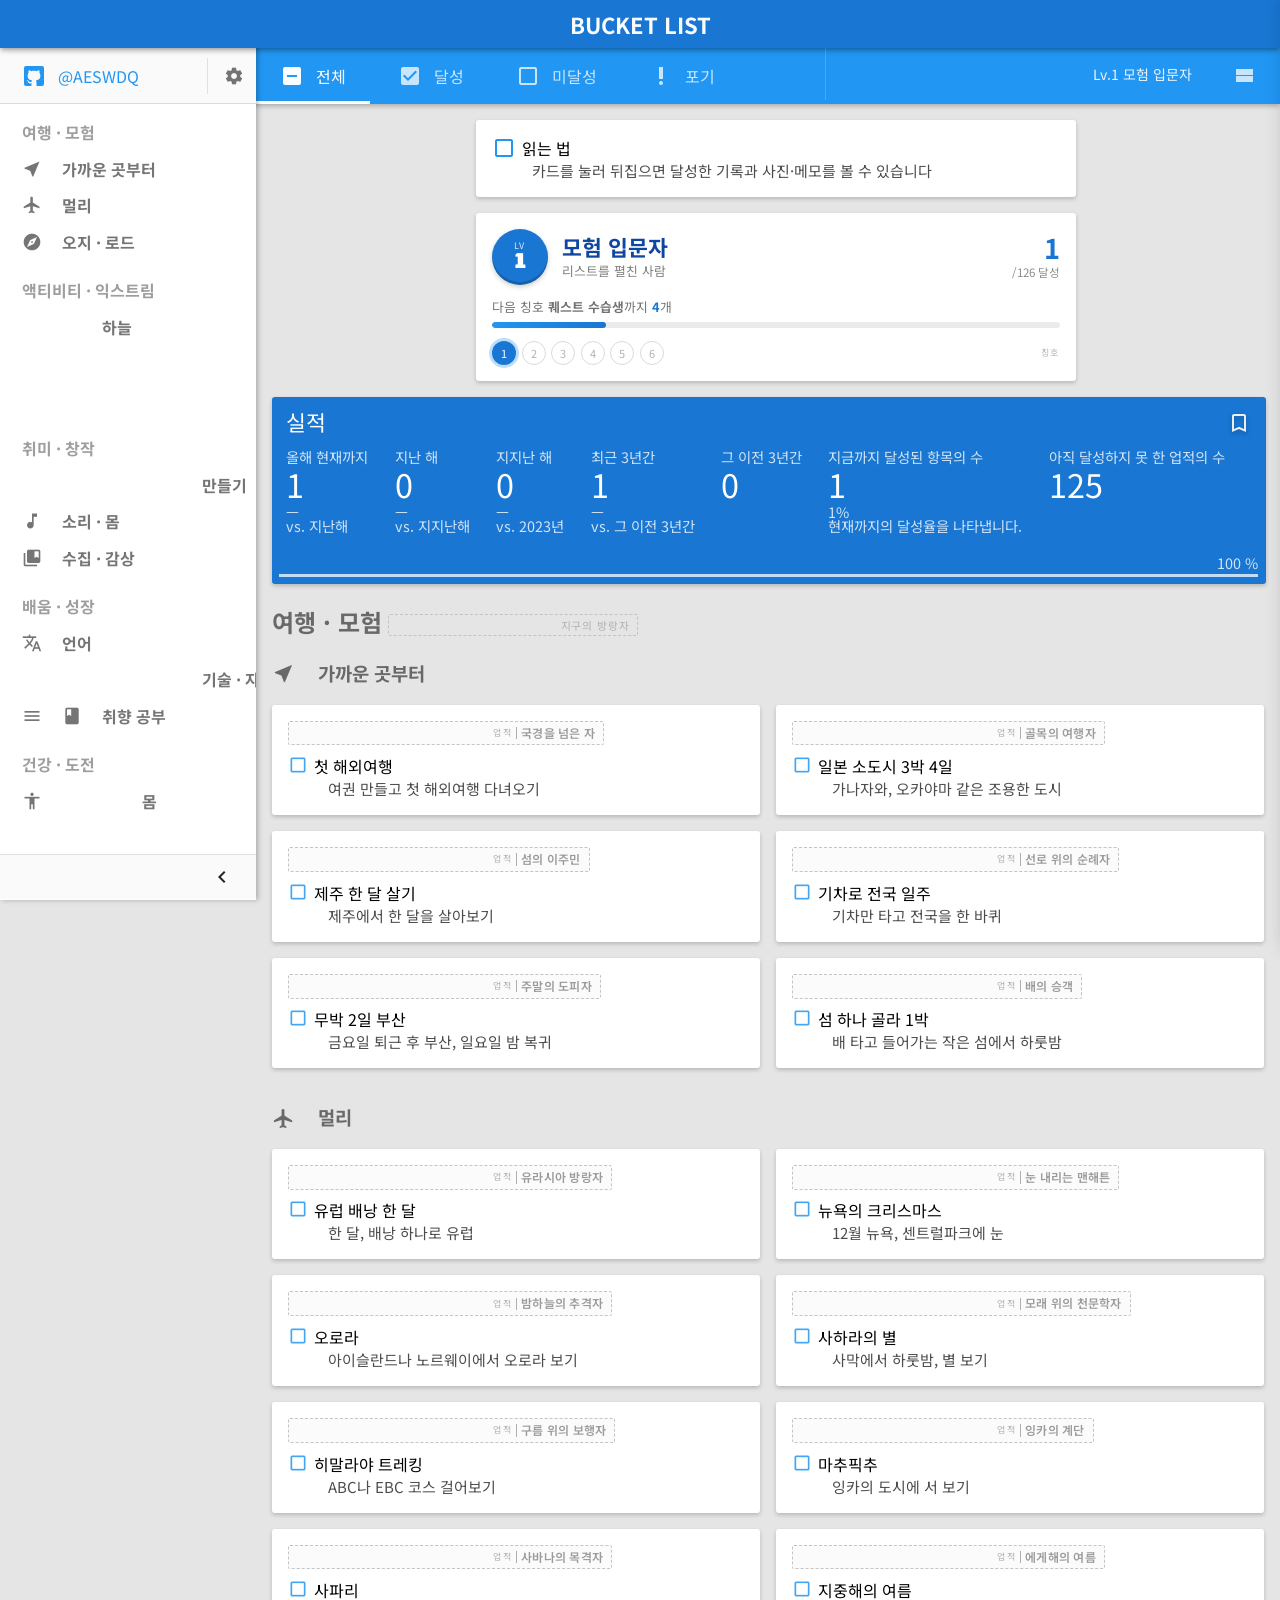
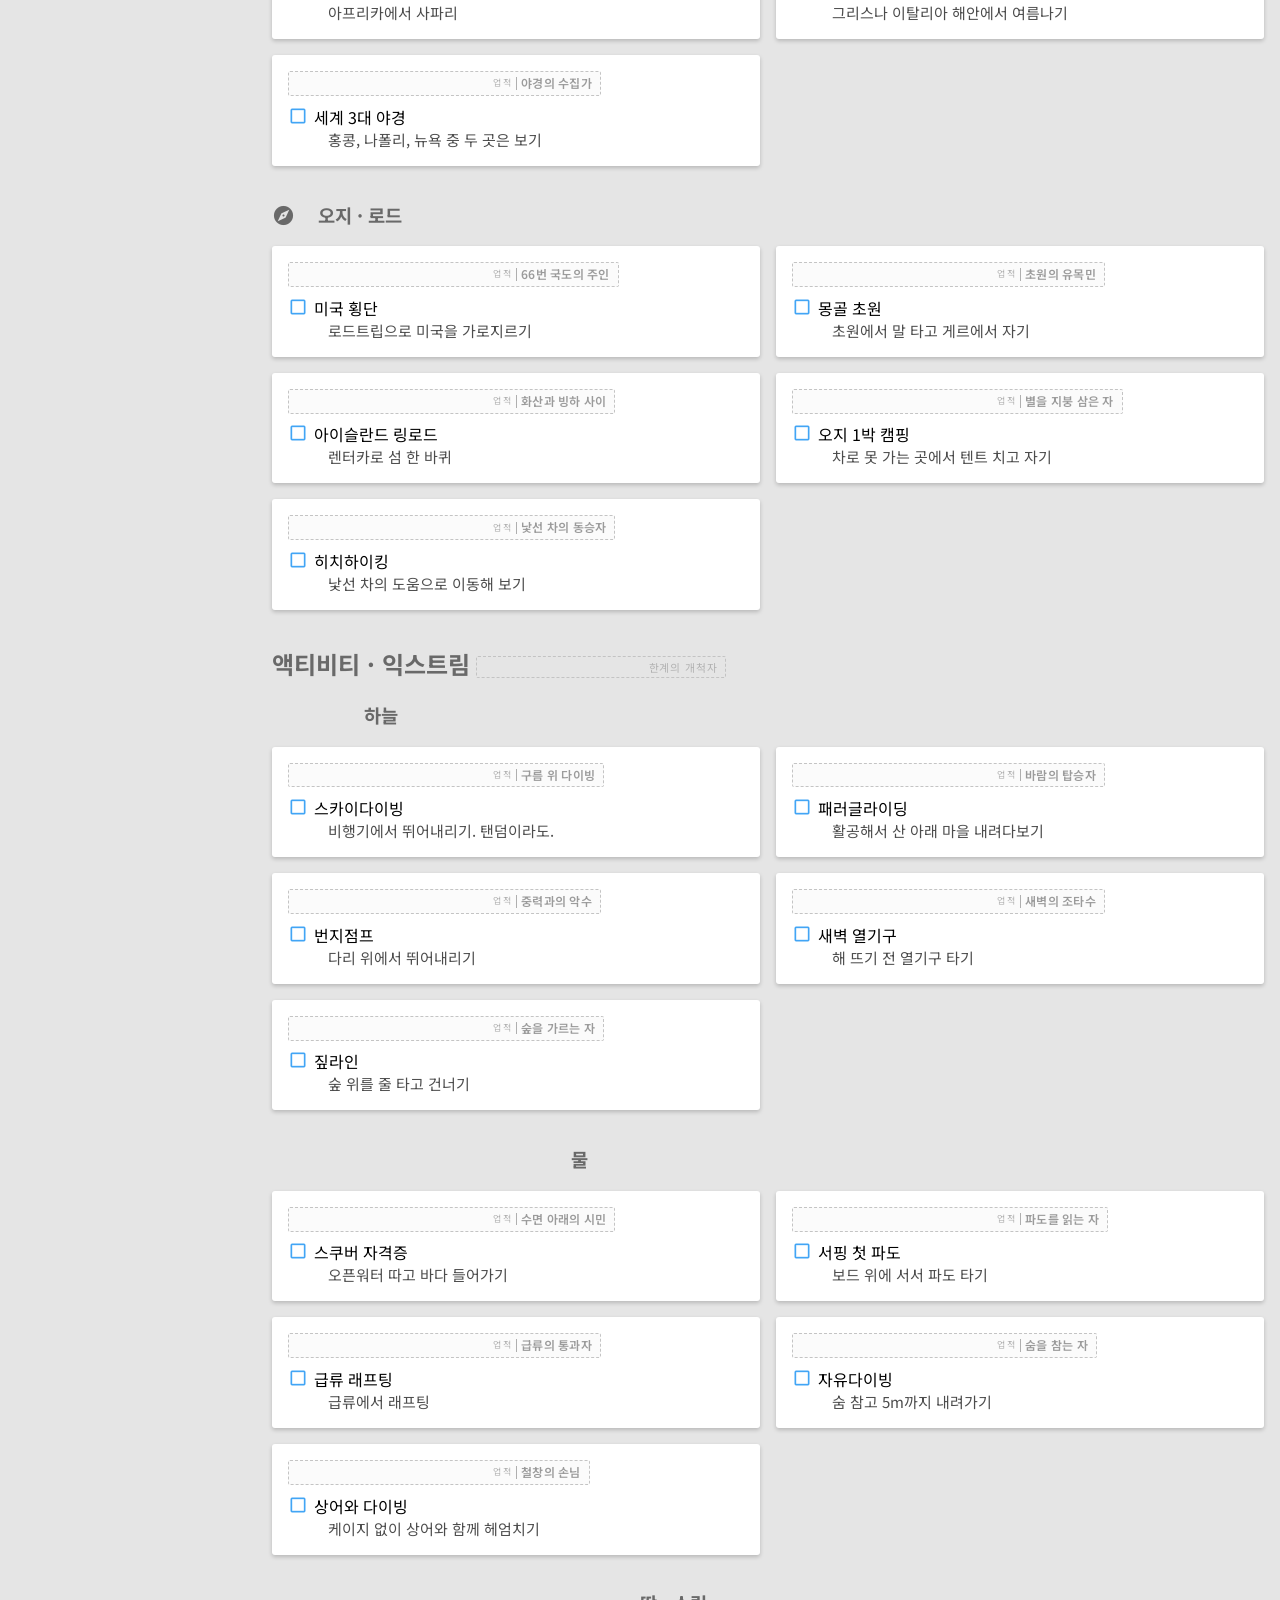
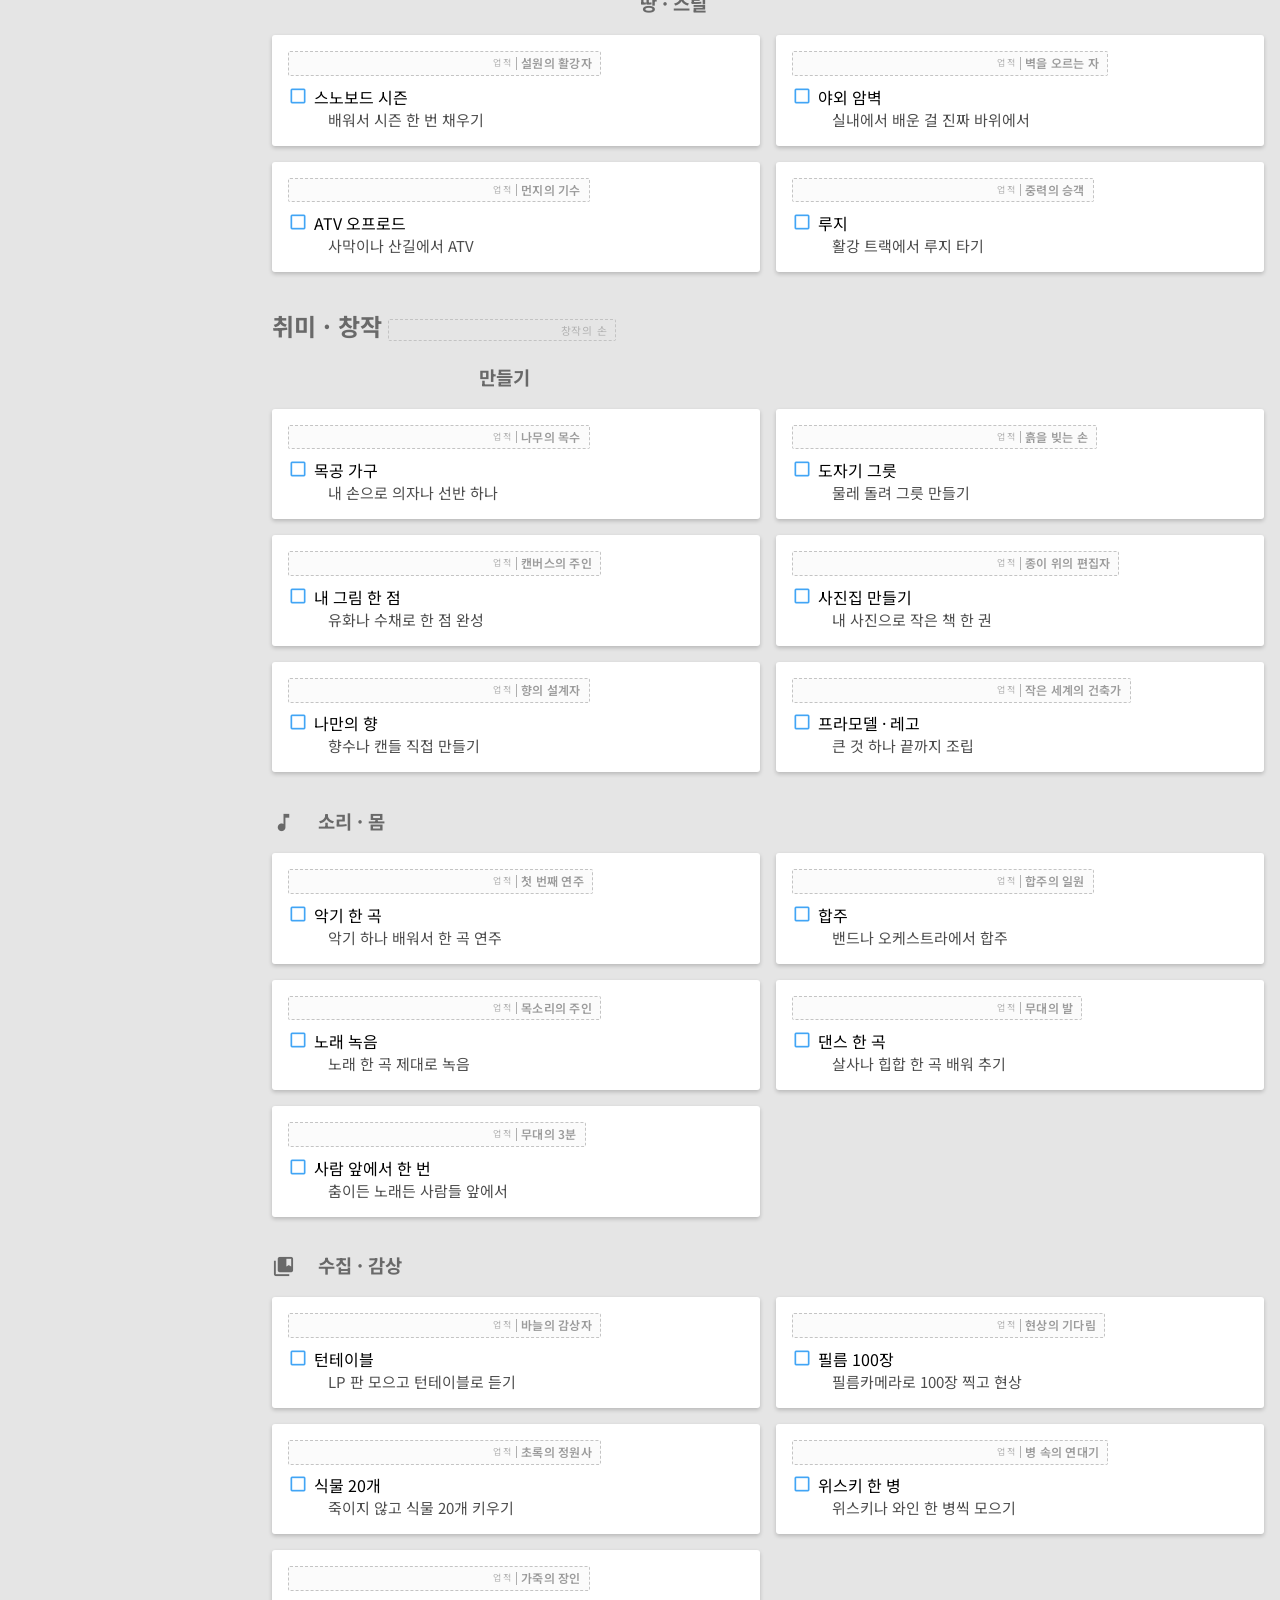
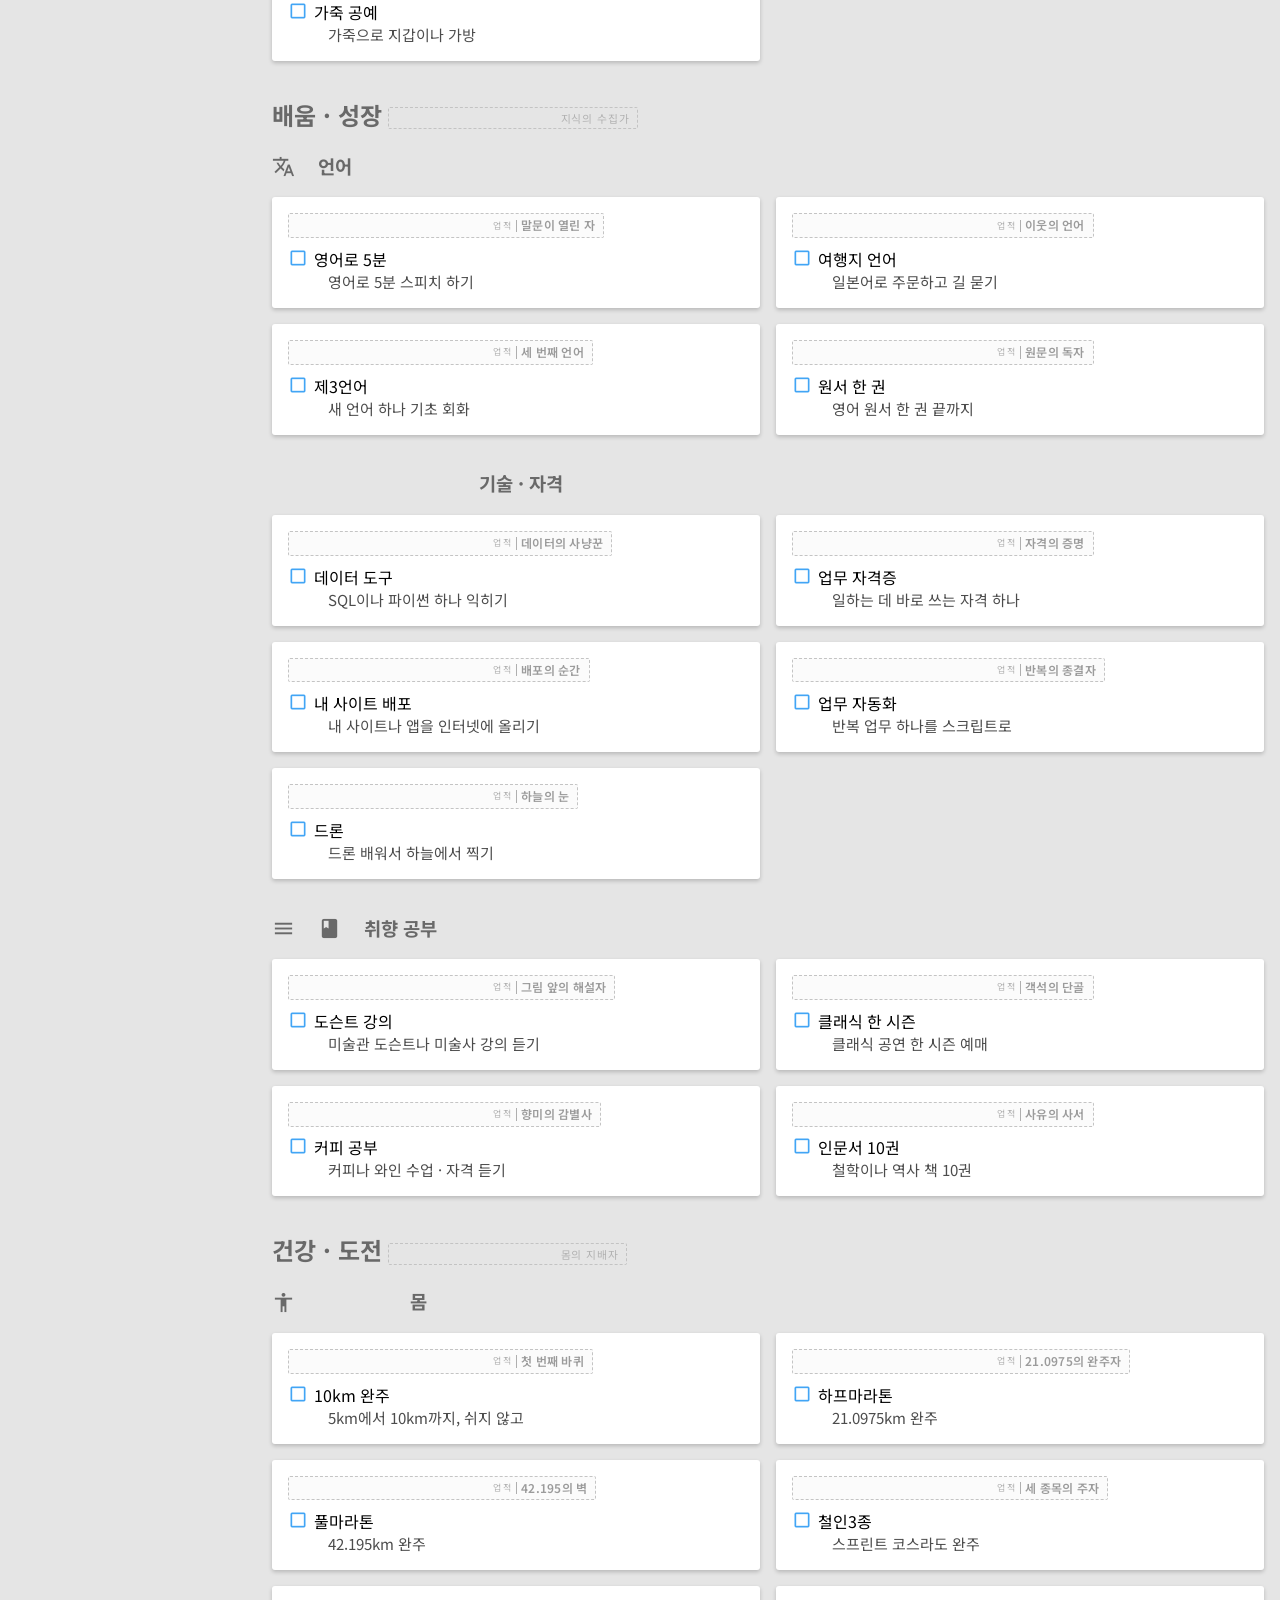
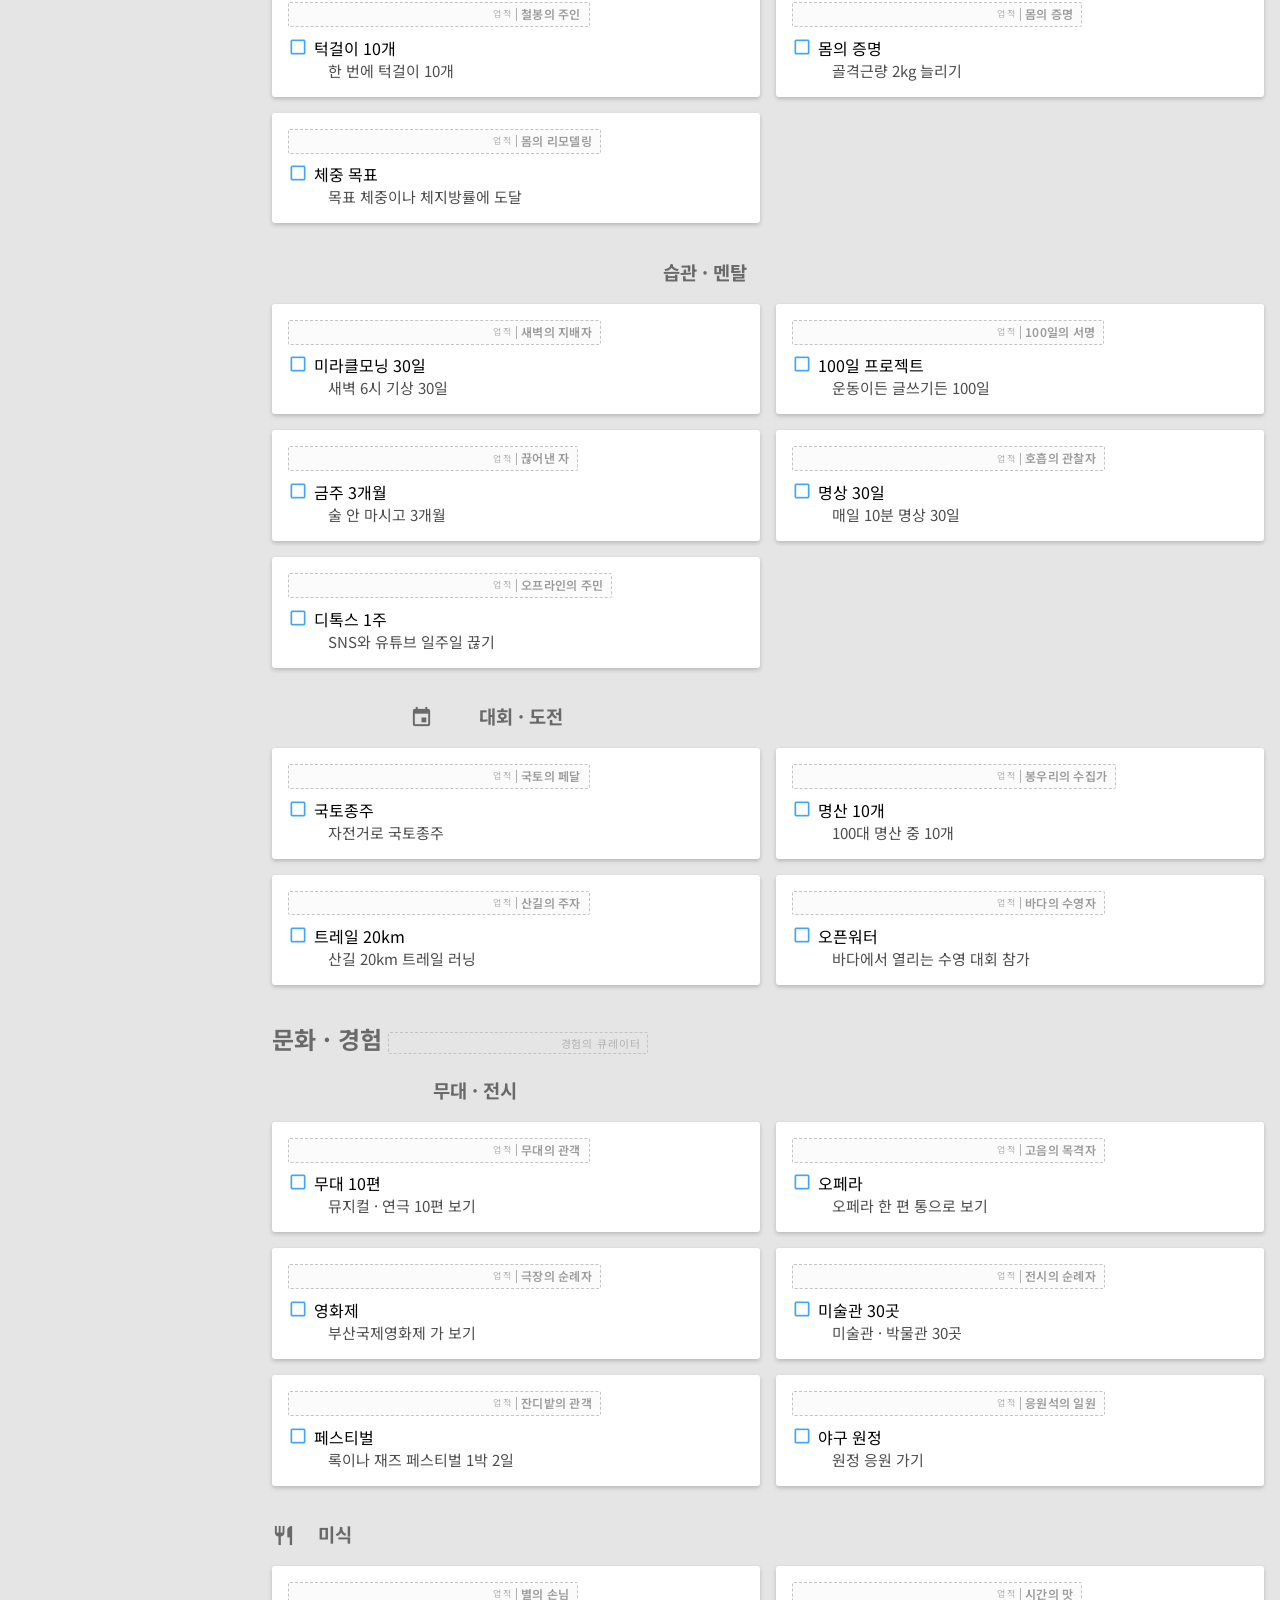
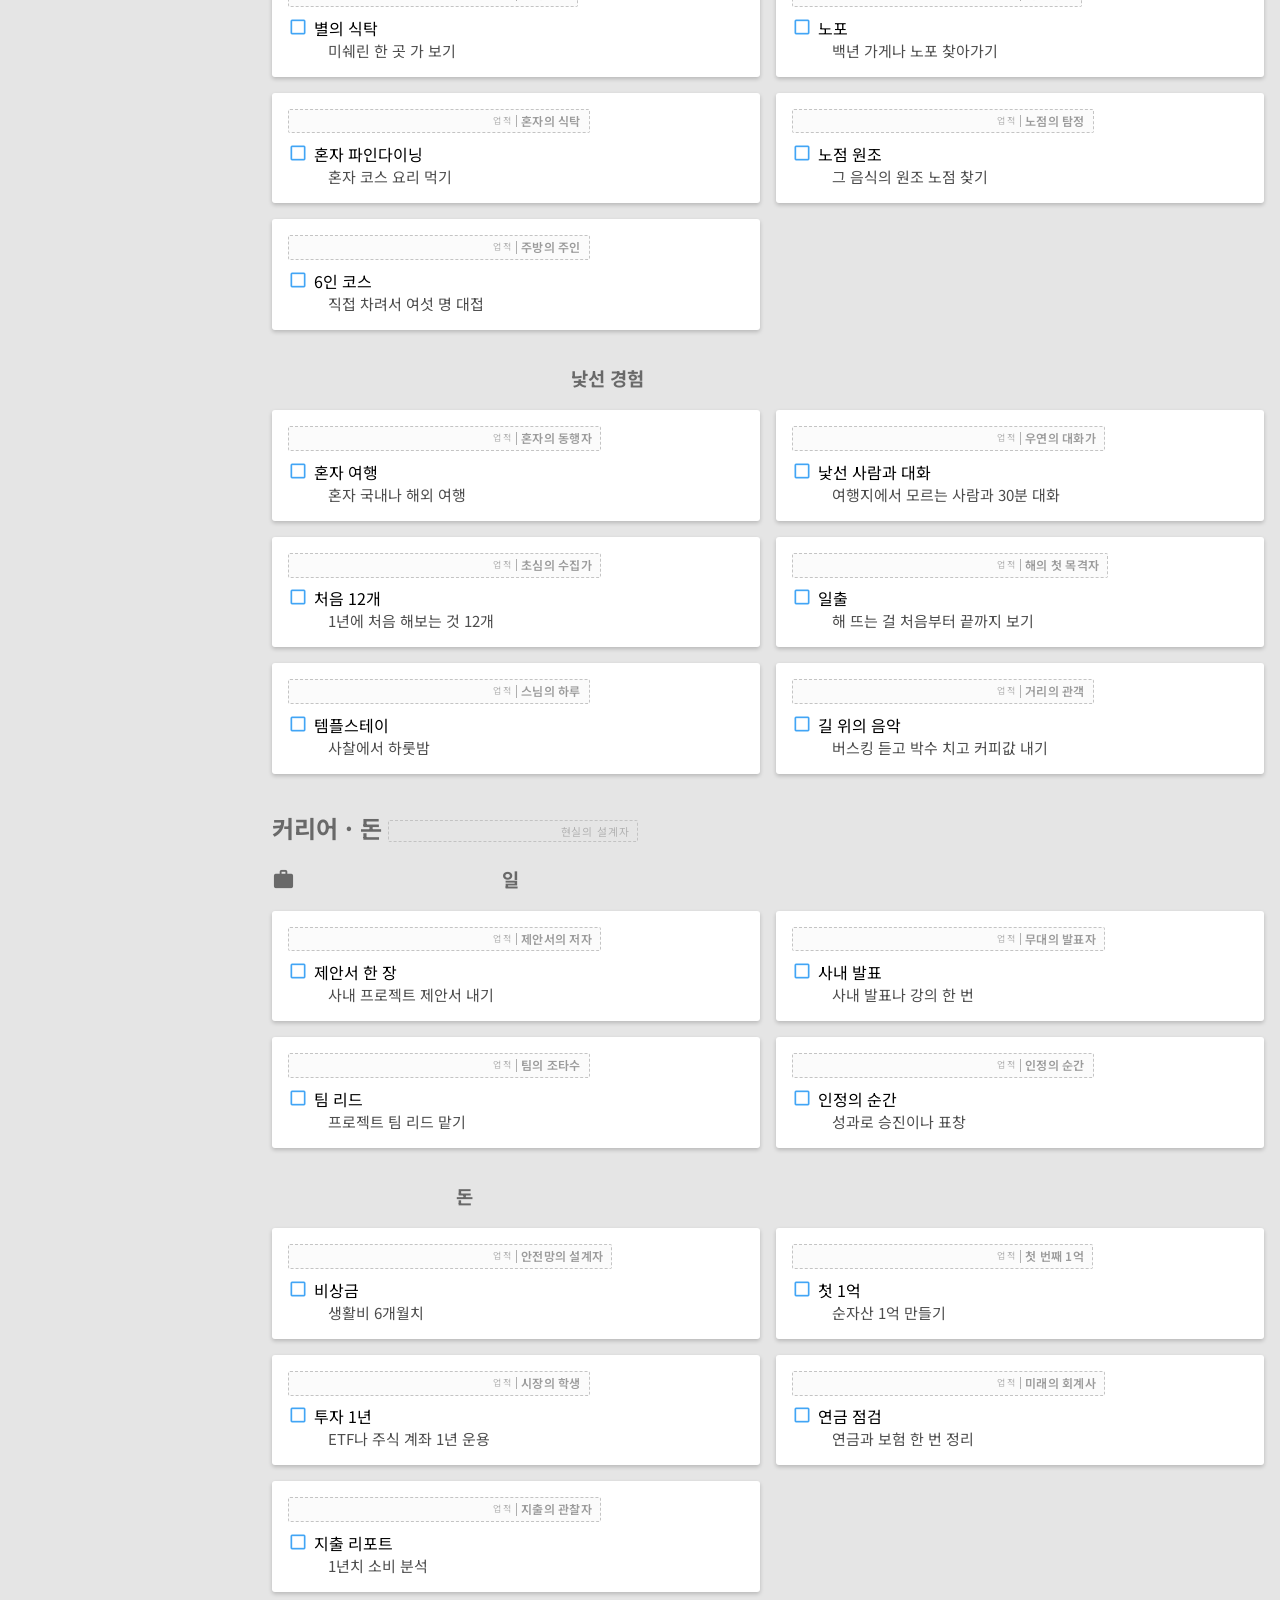
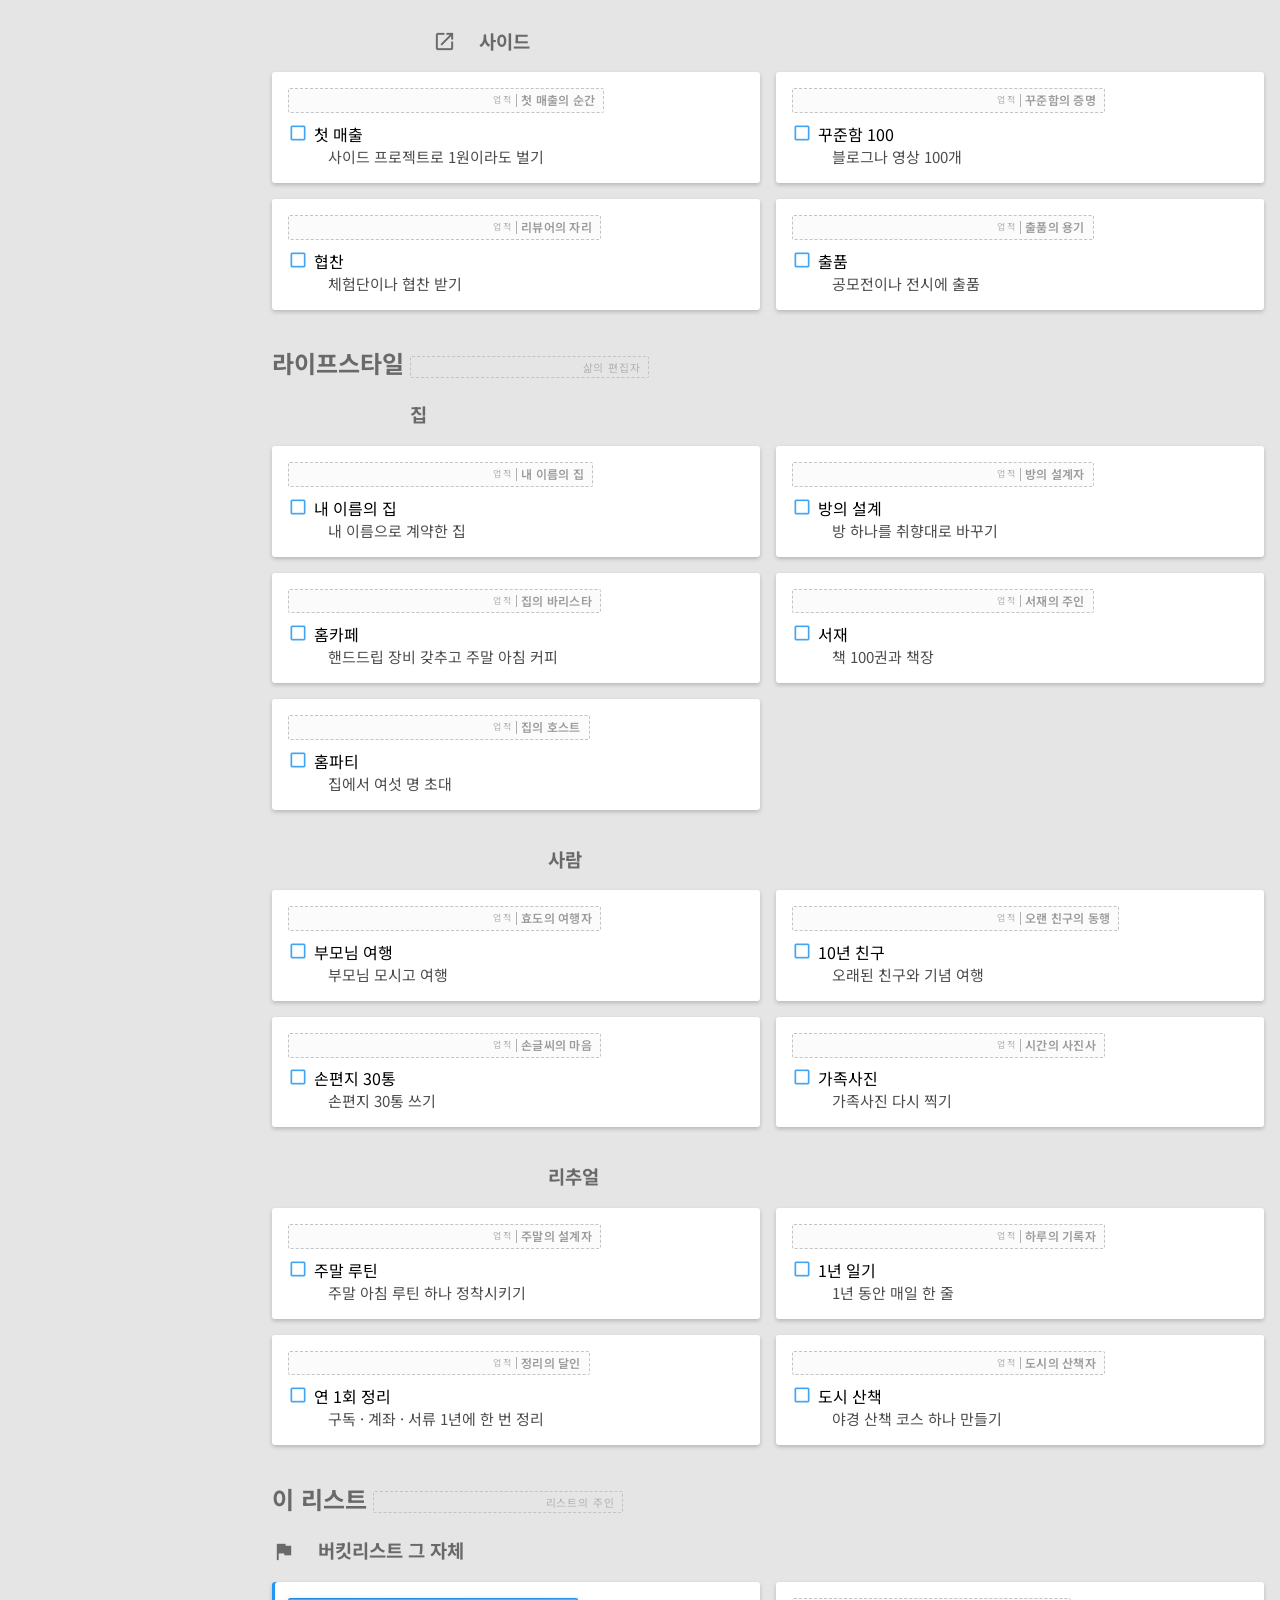
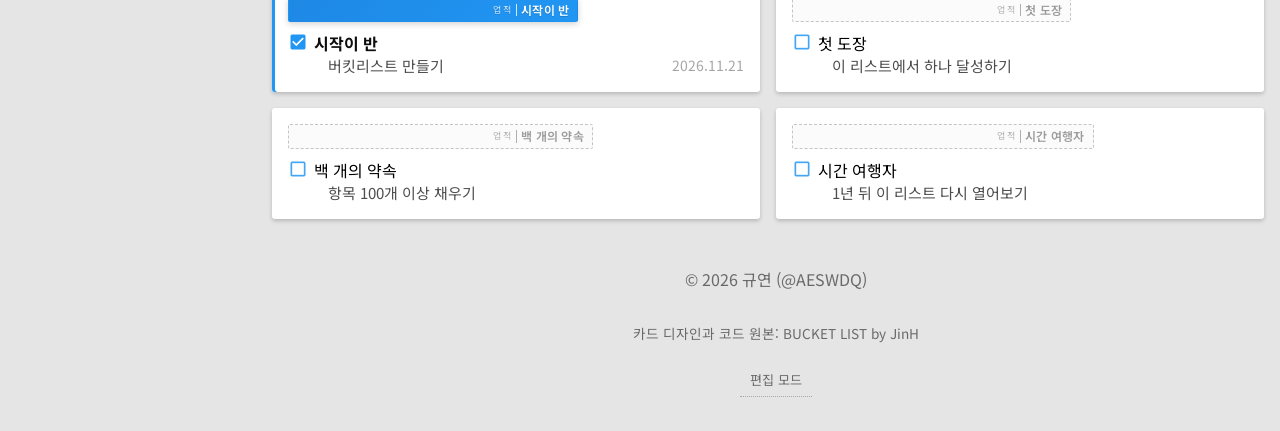
<file: index.html>
<!DOCTYPE html>
<html lang="ko">

<head>
  <title>규연의 버킷리스트</title>
  <meta http-equiv="Content-Type" content="text/html; charset=utf-8" />
  <meta name="viewport" content="width=device-width, initial-scale=1, maximum-scale=1, user-scalable=no">
  <meta name="theme-color" content="#212121" />
  <meta name="description" content="규연의 버킷리스트. 달성한 기록과 사진, 메모를 모아 둔 공개 버킷리스트. 카드를 누르면 뒤집힙니다." />
  <meta property="og:title" content="규연의 버킷리스트" />
  <meta property="og:description" content="BUCKET LIST by 규연 (@AESWDQ) — 126개의 퀘스트와 업적, 그리고 달성한 기록" />
  <link rel="stylesheet" type="text/css" href="css/style.css">
  <link rel="stylesheet" type="text/css" href="css/style_rank.css">
  <link rel="stylesheet" type="text/css" href="css/style_dark.css">
  <link rel="stylesheet" type="text/css" href="css/style_memo.css">
  <link rel="stylesheet" type="text/css" href="css/style_publish.css">
  <link rel="shortcut icon" href="img/favicon/favicon.ico">
  <script src="js/jquery.min.js"></script>
  <script>
    /* 공개 화면(기본)과 편집 모드(?edit=1). 화면이 그려지기 전에 정해 두어 깜빡이지 않게 한다.
       자세한 처리는 js/main__app.js 의 mode() 가 한 번 더 맞춘다. */
    document.documentElement.className += /(?:^|[?&])edit=1(?:&|$)/.test(location.search) ? " mode_edit" : " mode_public";
  </script>
  <script defer src="js/sub__coloring.js"></script>
  <script defer src="data/bucket.js"></script>
  <script defer src="js/main__published.js"></script>
  <script defer src="js/main__memory.js"></script>
  <script defer src="js/main__app.js"></script>
  <script defer src="js/main__publish.js"></script>
  <script defer src="js/main__initialize.js"></script>
  <script defer src="js/sub__masonry.pkgd.min.js"></script>
  <script defer src="js/sub__clipboard.min.js"></script>
  <script async src="js/sub__lazysizes.min.js"></script>
  <link rel="manifest" href="manifest.json">
</head>

<body class="columns">
  <header>
    <h1>
      <i id="nav_on" onclick="if($('nav').attr('class')!='on'){$('nav, #nav_bg').addClass('on');}else{$('nav, #nav_bg').removeClass('on');}" class="material-icons">menu</i>
      Bucket List
    </h1>
  </header>
  <div id="sub_header">
    <div class="" id="line1">

      <div class="filter_bt on" id="filter_11">
        <i class="material-icons">indeterminate_check_box</i><span>전체</span>
        <span class="ink_bar"></span>
      </div>
      <div class="filter_bt" id="filter_10">
        <i class="material-icons">check_box</i><span>달성</span>
        <span class="ink_bar"></span>
      </div>
      <div class="filter_bt" id="filter_01">
        <i class="material-icons">check_box_outline_blank</i><span>미달성</span>
        <span class="ink_bar"></span>
      </div>
      <div class="filter_bt" id="filter_00">
        <i class="material-icons">priority_high</i><span>포기</span>
        <span class="ink_bar"></span>
      </div>

      <div class="" id="column_bt">
        <i class="material-icons">view_column</i>
      </div>
      <div id="manage_bt" title="항목 관리 · 삭제 되살리기 · 내보내기">
        <i class="material-icons">tune</i>
      </div>
      <div id="rank_chip" title="전체 칭호">
        <i class="material-icons">military_tech</i><span id="rank_chip_text">Lv.1 모험 입문자</span>
      </div>
    </div>
  </div>
  <nav>
    <div id='nav'>

      <div id='nav_header'>
        <div id="to_github" class="" onclick="window.open('https://github.com/AESWDQ')">
          <i class="material-icons"><svg style="width:24px;height:24px" viewBox="0 0 24 24">
              <path
                d="M4,2H20A2,2 0 0,1 22,4V20A2,2 0 0,1 20,22H14.85C14.5,21.92 14.5,21.24 14.5,21V18.26C14.5,17.33 14.17,16.72 13.81,16.41C16.04,16.16 18.38,15.32 18.38,11.5C18.38,10.39 18,9.5 17.35,8.79C17.45,8.54 17.8,7.5 17.25,6.15C17.25,6.15 16.41,5.88 14.5,7.17C13.71,6.95 12.85,6.84 12,6.84C11.15,6.84 10.29,6.95 9.5,7.17C7.59,5.88 6.75,6.15 6.75,6.15C6.2,7.5 6.55,8.54 6.65,8.79C6,9.5 5.62,10.39 5.62,11.5C5.62,15.31 7.95,16.17 10.17,16.42C9.89,16.67 9.63,17.11 9.54,17.76C8.97,18 7.5,18.45 6.63,16.93C6.63,16.93 6.1,15.97 5.1,15.9C5.1,15.9 4.12,15.88 5,16.5C5,16.5 5.68,16.81 6.14,17.97C6.14,17.97 6.73,19.91 9.5,19.31V21C9.5,21.24 9.5,21.92 9.14,22H4A2,2 0 0,1 2,20V4A2,2 0 0,1 4,2Z">
              </path>
            </svg></i><span>@AESWDQ</span>
        </div>
        <div id="setting_bt">
          <i class="material-icons">settings</i>
          <i class="material-icons setting_arrow">play_arrow</i>
        </div>
      </div>
    </div>
    <div id='nav_footer'><i class='material-icons'>chevron_left</i></div>
  </nav>
  <div id="nav_bg" onclick="$('nav, #nav_bg').removeClass('on');"></div>

  <div id="splash">
    <img src="img/favicon/icon__bucket.webp" alt="logo">
    <div class="splash_title">규연의 버킷리스트</div>
  </div>

  <section id="first_class">

    <div class="card guide">
      <!-- 사용법 카드 -->
      <dl class="front" id="버킷리스트">
        <dt>읽는 법</dt>
        <dd><span class="public_only">카드를 눌러 뒤집으면 달성한 기록과 사진·메모를 볼 수 있습니다</span><span class="edit_only">카드를 눌러 뒤집고, 사진과 메모를 남기고, 업적을 모으는 곳</span><span class="date"></span></dd>
      </dl>
      <div class="back">
        <p class="public_only">규연의 버킷리스트입니다. 카드를 <b>누르면</b> 뒤집혀서, 달성한 항목에 남긴 <b>사진과 메모</b>를 볼 수 있습니다. 뒤집힌 카드를 다시 누르면(또는 오른쪽 위 <b>×</b>) 원래대로 돌아갑니다.</p>
        <p class="public_only">항목마다 업적 칭호가 하나씩 붙어 있습니다. 달성하면 회색 실루엣이 색으로 채워지고, 위쪽 <b>Lv.</b> 배지는 달성 개수로 오르는 전체 칭호입니다. 카테고리 제목 옆 칭호는 그 카테고리에서 모은 업적입니다.</p>
        <p class="public_only">위쪽 <b>전체 · 달성 · 미달성 · 포기</b>로 골라 볼 수 있습니다.</p>
        <p class="edit_only">만들었다, 버킷리스트! 이제 카드를 <b>누르면</b> 뒤집히고, 뒷면에 내 사진과 메모를 남길 수 있습니다. 뒤집힌 카드를 다시 누르면(또는 오른쪽 위 <b>×</b>) 원래대로 돌아갑니다.</p>
        <p class="edit_only"><b>사진</b>은 뒷면의 ‘사진 넣기’를 눌러 고릅니다. 긴 변 900px 로 줄여 이 브라우저(IndexedDB)에 저장하고, <b>메모</b>는 글자를 칠 때마다 자동으로 저장됩니다. 사진이나 메모가 있는 카드는 앞면 제목 옆에 작은 표시가 붙습니다.</p>
        <p class="edit_only"><b>달성</b>은 카드의 네모칸이나 업적 칭호를 누르면 됩니다. 카드 뒷면에서 <b>달성 · 포기 · 삭제</b>도 고를 수 있고, 지운 항목은 오른쪽 위 <b>관리</b>에서 되살릴 수 있습니다.</p>
        <p class="edit_only">여기서 바꾼 것은 이 브라우저에만 저장됩니다. <b>관리 → 공개용 내보내기</b>로 받은 zip 을 성원에게 보내면 공개 페이지에 반영됩니다.</p>
      </div>
    </div>
  </section>

  <section id="rank"></section>

  <section id="dashboard"></section>

  <div id="contents"></div>

  <footer>
    <p class="copyright">© <span id="year"></span> 규연 (@AESWDQ)</p>
    <p class="copyright" style="padding-top:0; font-size:.85em;">카드 디자인과 코드 원본: <a href="https://github.com/Admin0/bucket" target="_blank">BUCKET LIST by JinH</a></p>
    <p class="copyright mode_switch">
      <a class="public_only" id="to_edit" href="?edit=1">편집 모드</a>
      <a class="edit_only" id="to_public" href="index.html">공개 화면으로 보기</a>
    </p>
  </footer>

  <!-- 편집 모드 안내 띠 (편집 모드에서만 보인다) -->
  <div id="edit_bar" class="edit_only">
    <i class="material-icons">edit</i>
    <span>편집 모드 — 변경 후 JSON과 사진을 성원에게 보내면 공개 페이지에 반영됩니다</span>
    <a class="bar_link" href="index.html">공개 화면 보기</a>
  </div>

  <div id="tooltip"> </div>

  <section id="contextmenu">
    <div id="for_copy" data-clipboard-target="#for_copy_output">
      <i class="material-icons">content_copy</i>복사하기
    </div>
    <textarea class="output" id="for_copy_output"></textarea>
  </section>
  <!-- context-menu close -->

  <!-- 관리 패널 -->
  <div id="manage_bg" onclick="$('#manage, #manage_bg').removeClass('on');"></div>
  <dl id="manage">
    <div class="header">
      <i class="material-icons" onclick="$('#manage, #manage_bg').removeClass('on');">arrow_back</i><span>관리</span>
    </div>

    <div class="setting_title">진행 상황</div>
    <div class="m_row" id="m_summary"></div>

    <div class="setting_title">삭제한 항목</div>
    <div class="m_row"><button id="m_restore_all_bt">모두 되살리기</button></div>
    <ul id="m_deleted" class="m_list"></ul>

    <div class="setting_title">내가 추가한 항목</div>
    <ul id="m_added" class="m_list"></ul>

    <div class="setting_title">항목 추가</div>
    <div class="m_add">
      <select id="m_cat"></select>
      <input id="m_t" placeholder="제목 · 예: 발리에서 서핑" />
      <input id="m_d" placeholder="설명 한 줄 · 예: 파도 위에 서 보기" />
      <input id="m_a" placeholder="업적 칭호 · 예: 파도의 주인" />
      <button id="m_add_bt">추가하기</button>
    </div>

    <div class="setting_title">공개 페이지</div>
    <div class="m_row">
      <button id="m_publish">공개용 내보내기 (JSON + 사진)</button>
    </div>
    <p class="m_note">공개 페이지에는 여기서 표시한 <b>달성 · 포기 · 삭제</b>와 메모, 사진만 나갑니다. 받은 zip 을 성원에게 보내면 공개 페이지에 반영됩니다.</p>

    <div class="setting_title">데이터</div>
    <div class="m_row">
      <button id="m_export">진행 상황 내보내기 (JSON)</button>
      <button id="m_reset_prog">진행 초기화</button>
    </div>
    <p class="m_note">달성·삭제·추가 기록과 메모는 이 브라우저(localStorage)에, 사진은 이 브라우저의 사진 저장소(IndexedDB)에 저장됩니다. 내보내기 파일에는 메모까지 들어가고, 사진은 들어가지 않습니다. 항목 자체를 늘리려면 data/bucket.js 를 고치면 됩니다.</p>
  </dl>

  <div id="browser_alert">
    <div>
      <p style="font-size:24px; font-weight:bold;">구형 브라우저 감지!</p>
      <p>멋진 버킷리스트를 감상하기 위해서는 아래의 최신 브라우저로 접속하세요.</p>
      <ul>
        <li><a href="https://www.google.com/chrome" target="_blank">Chrome - by Google</a></li>
        <li><a href="https://www.mozilla.org/ko/firefox/new/" target="_blank">Firefox - by Mozilla</a></li>
      </ul>
      <p><a onclick="$('#browser_alert').remove()">닫기</a></p>
    </div>
  </div>

</body>

</html>
</file>
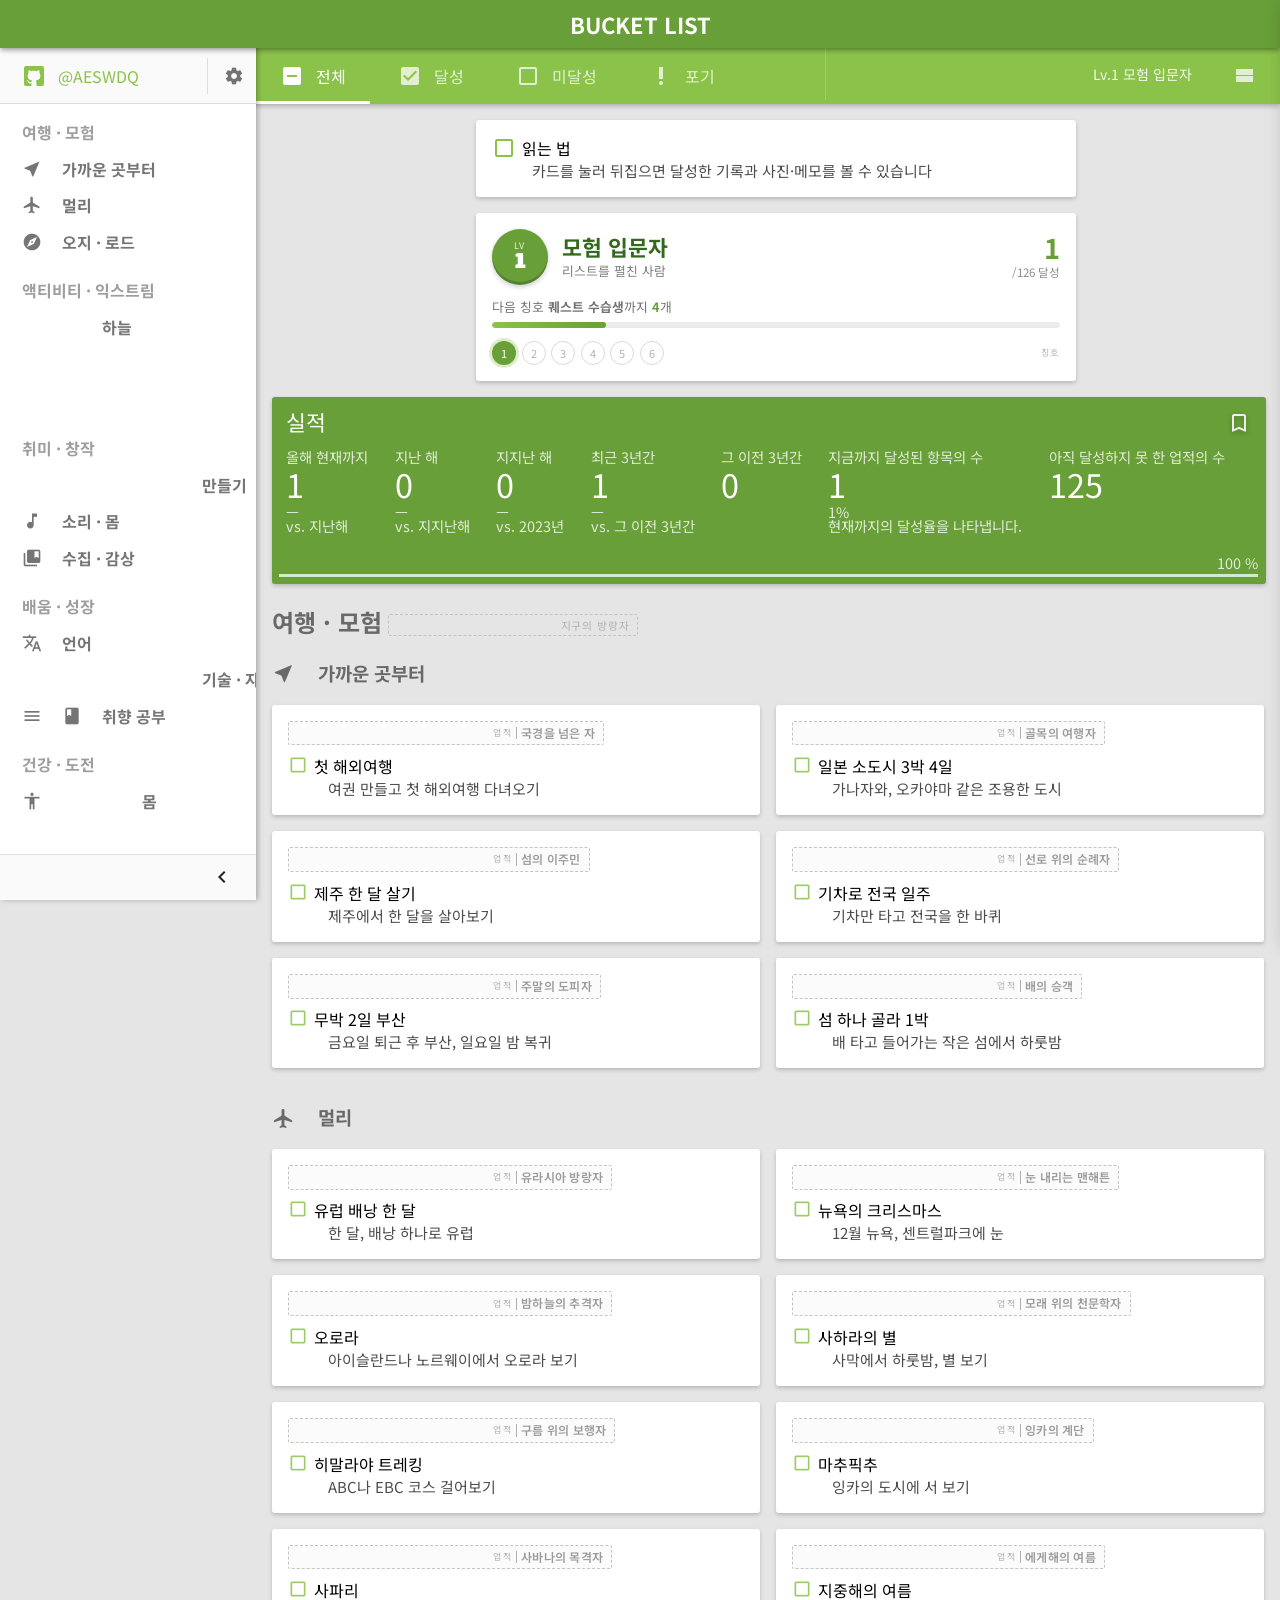
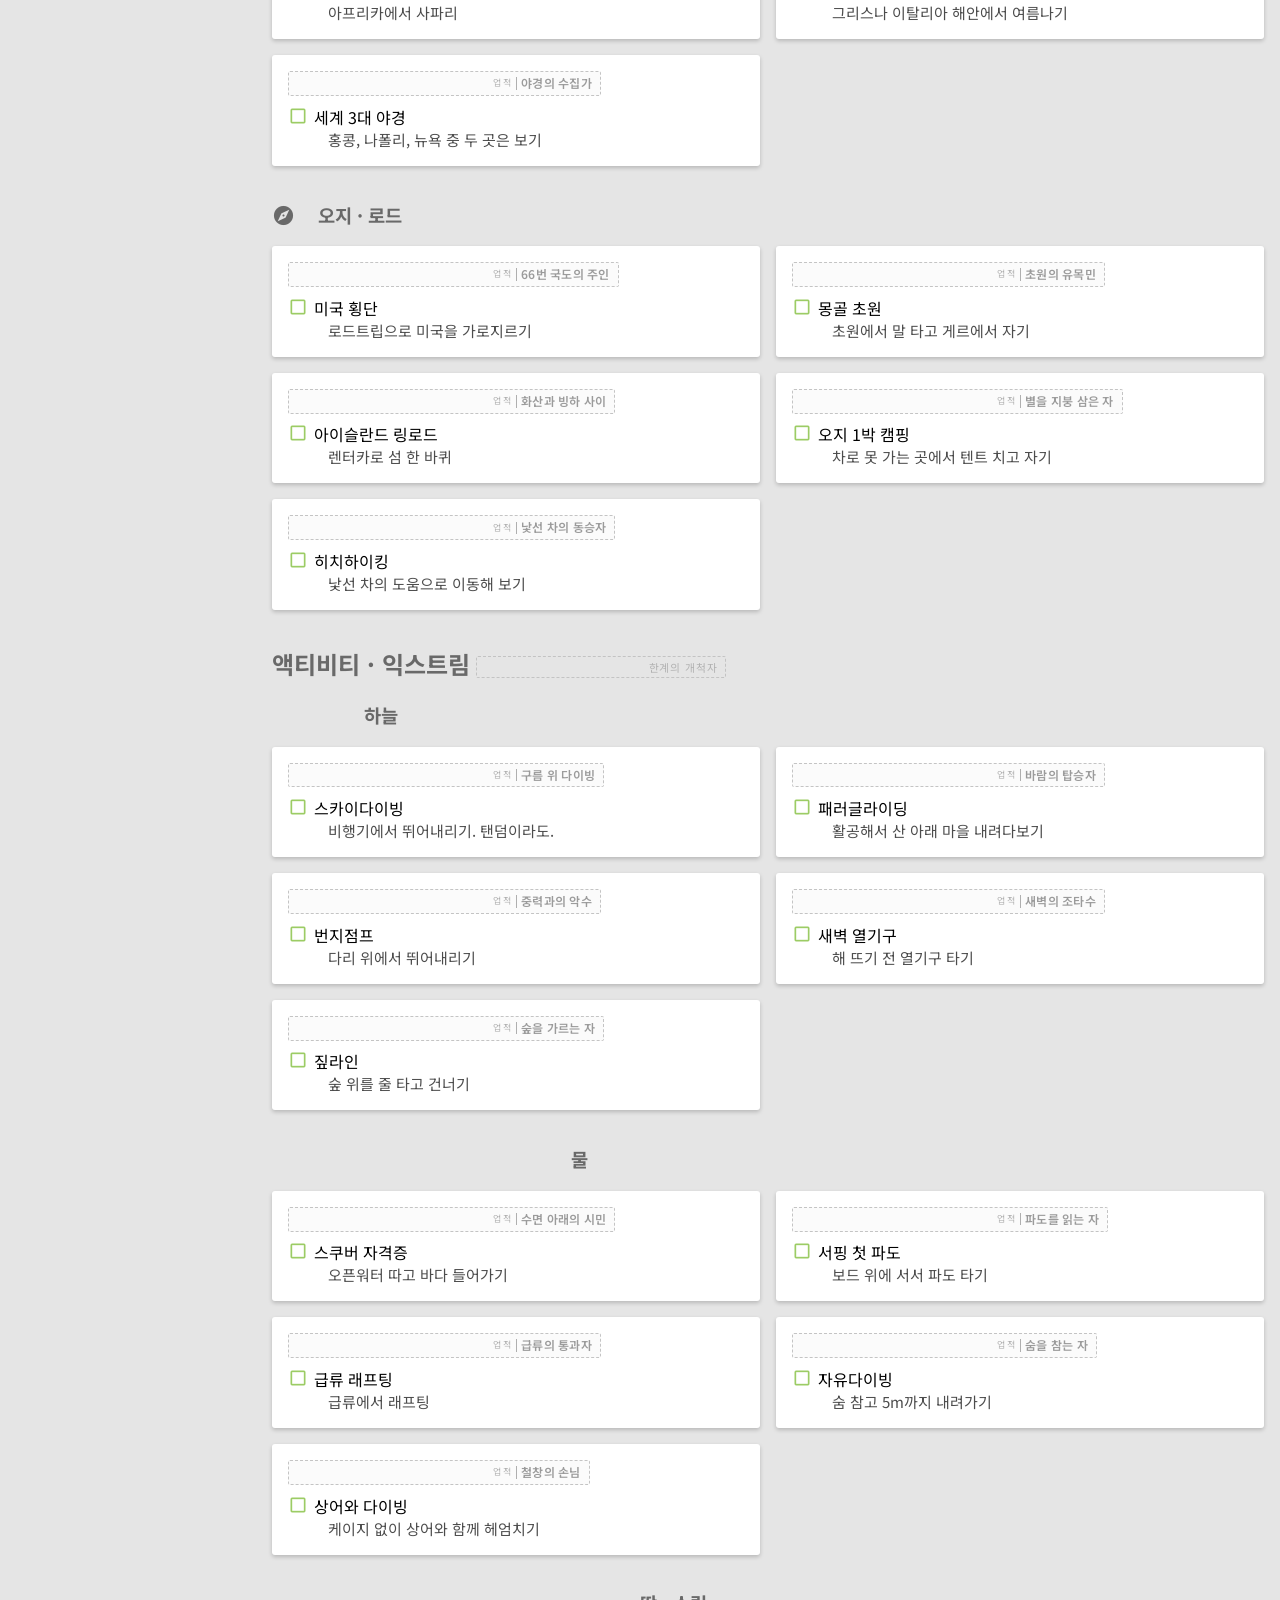
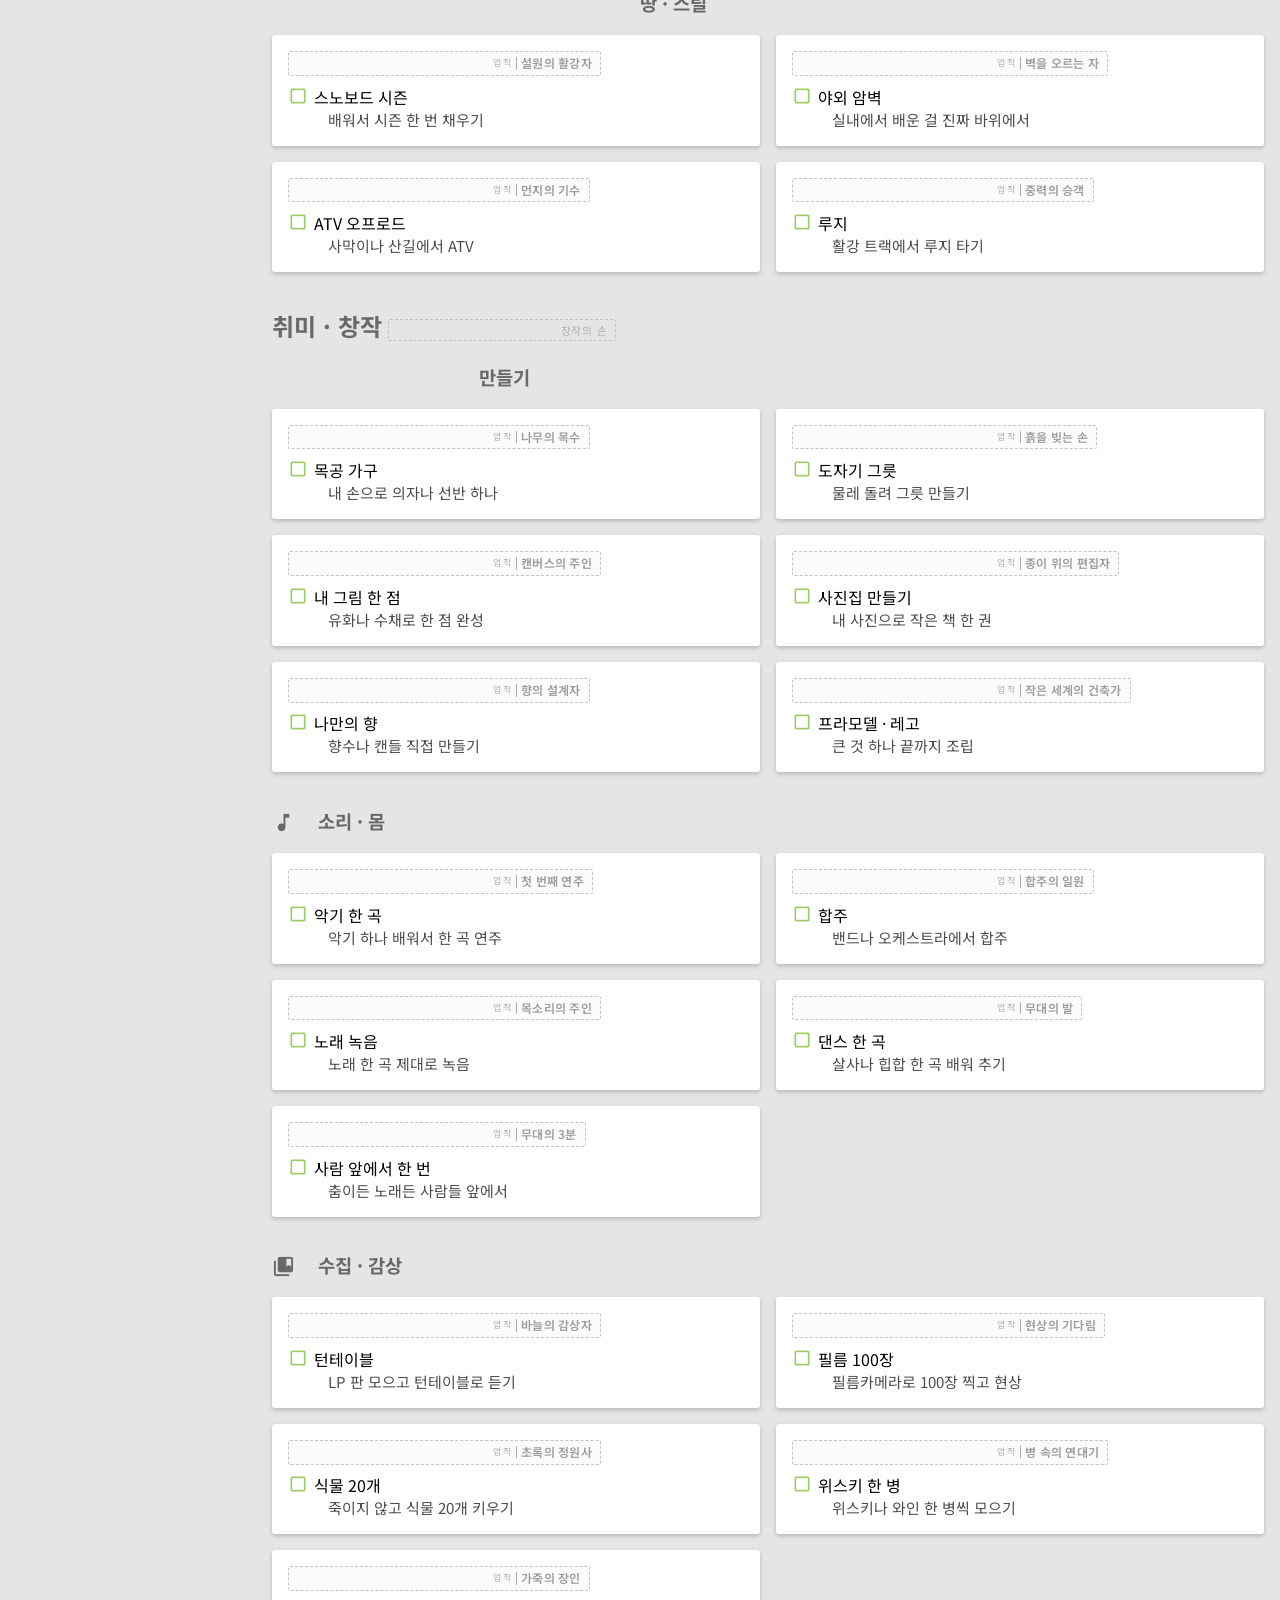
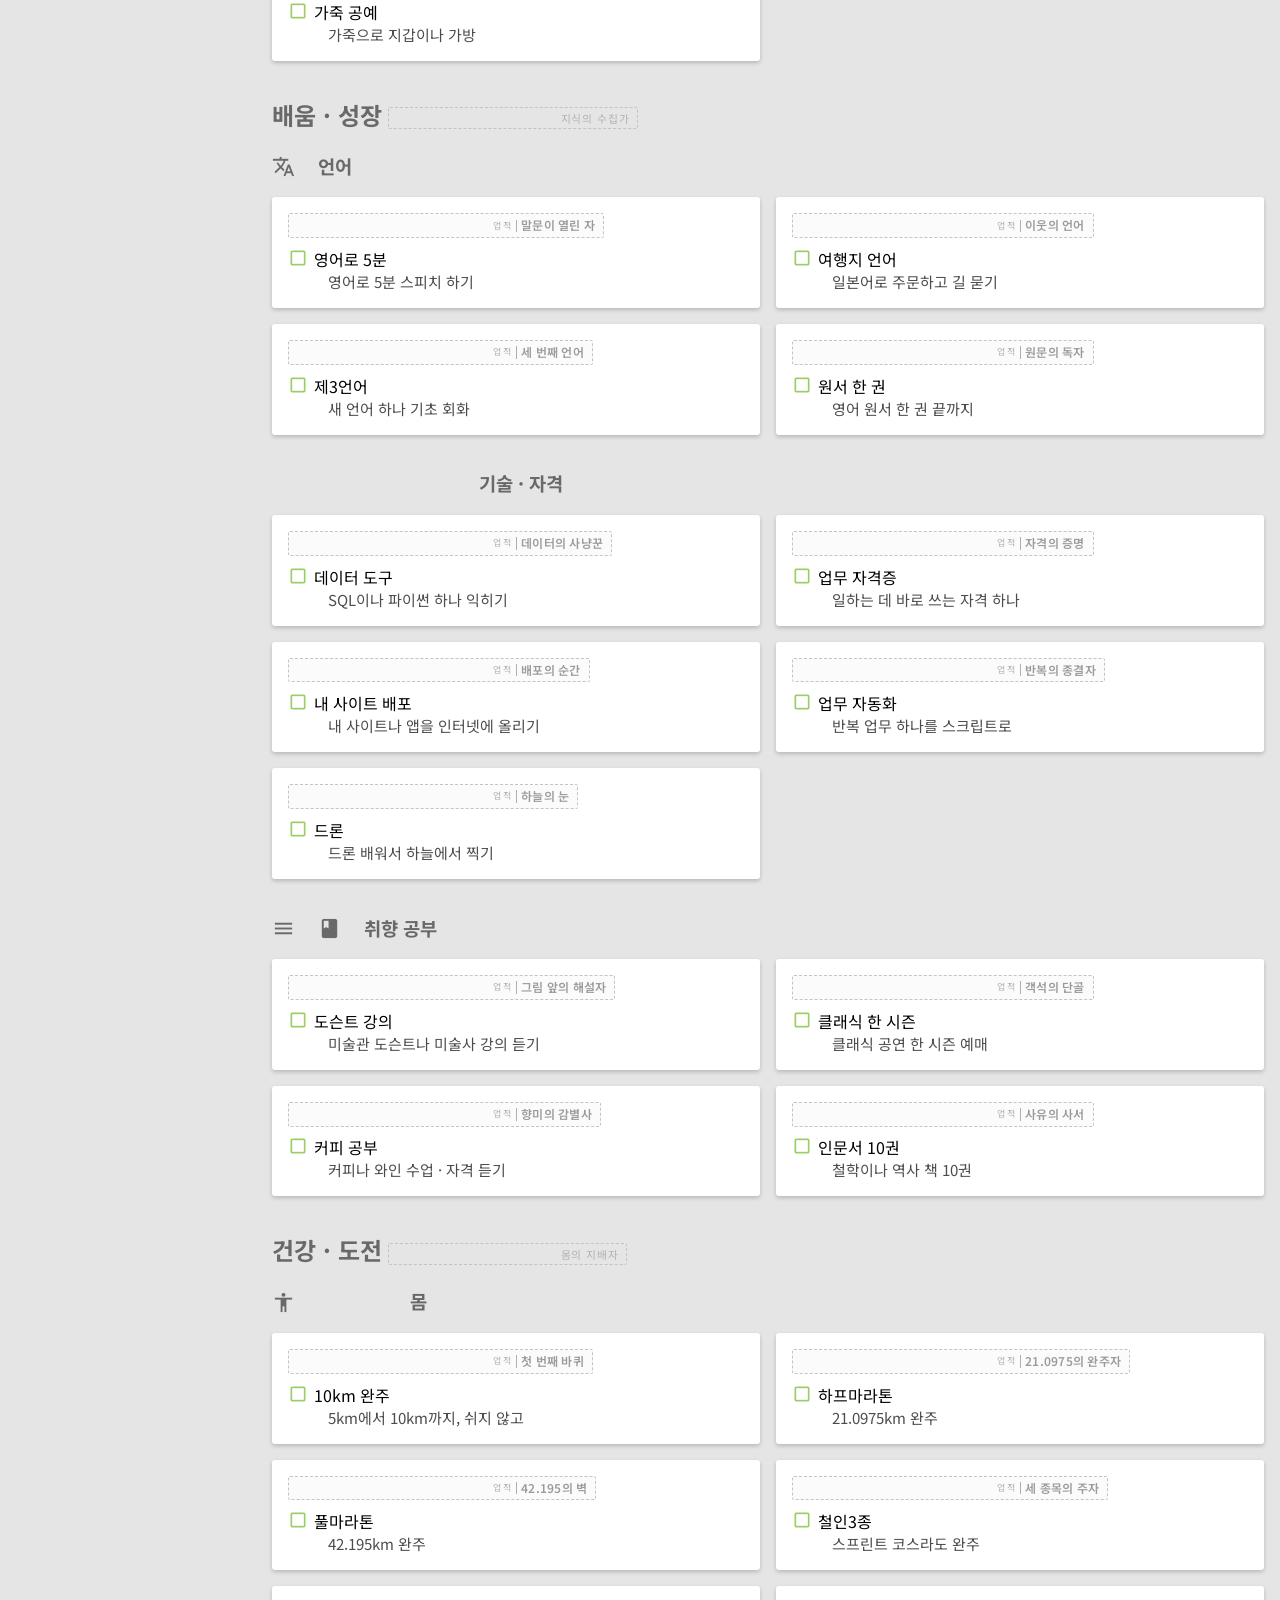
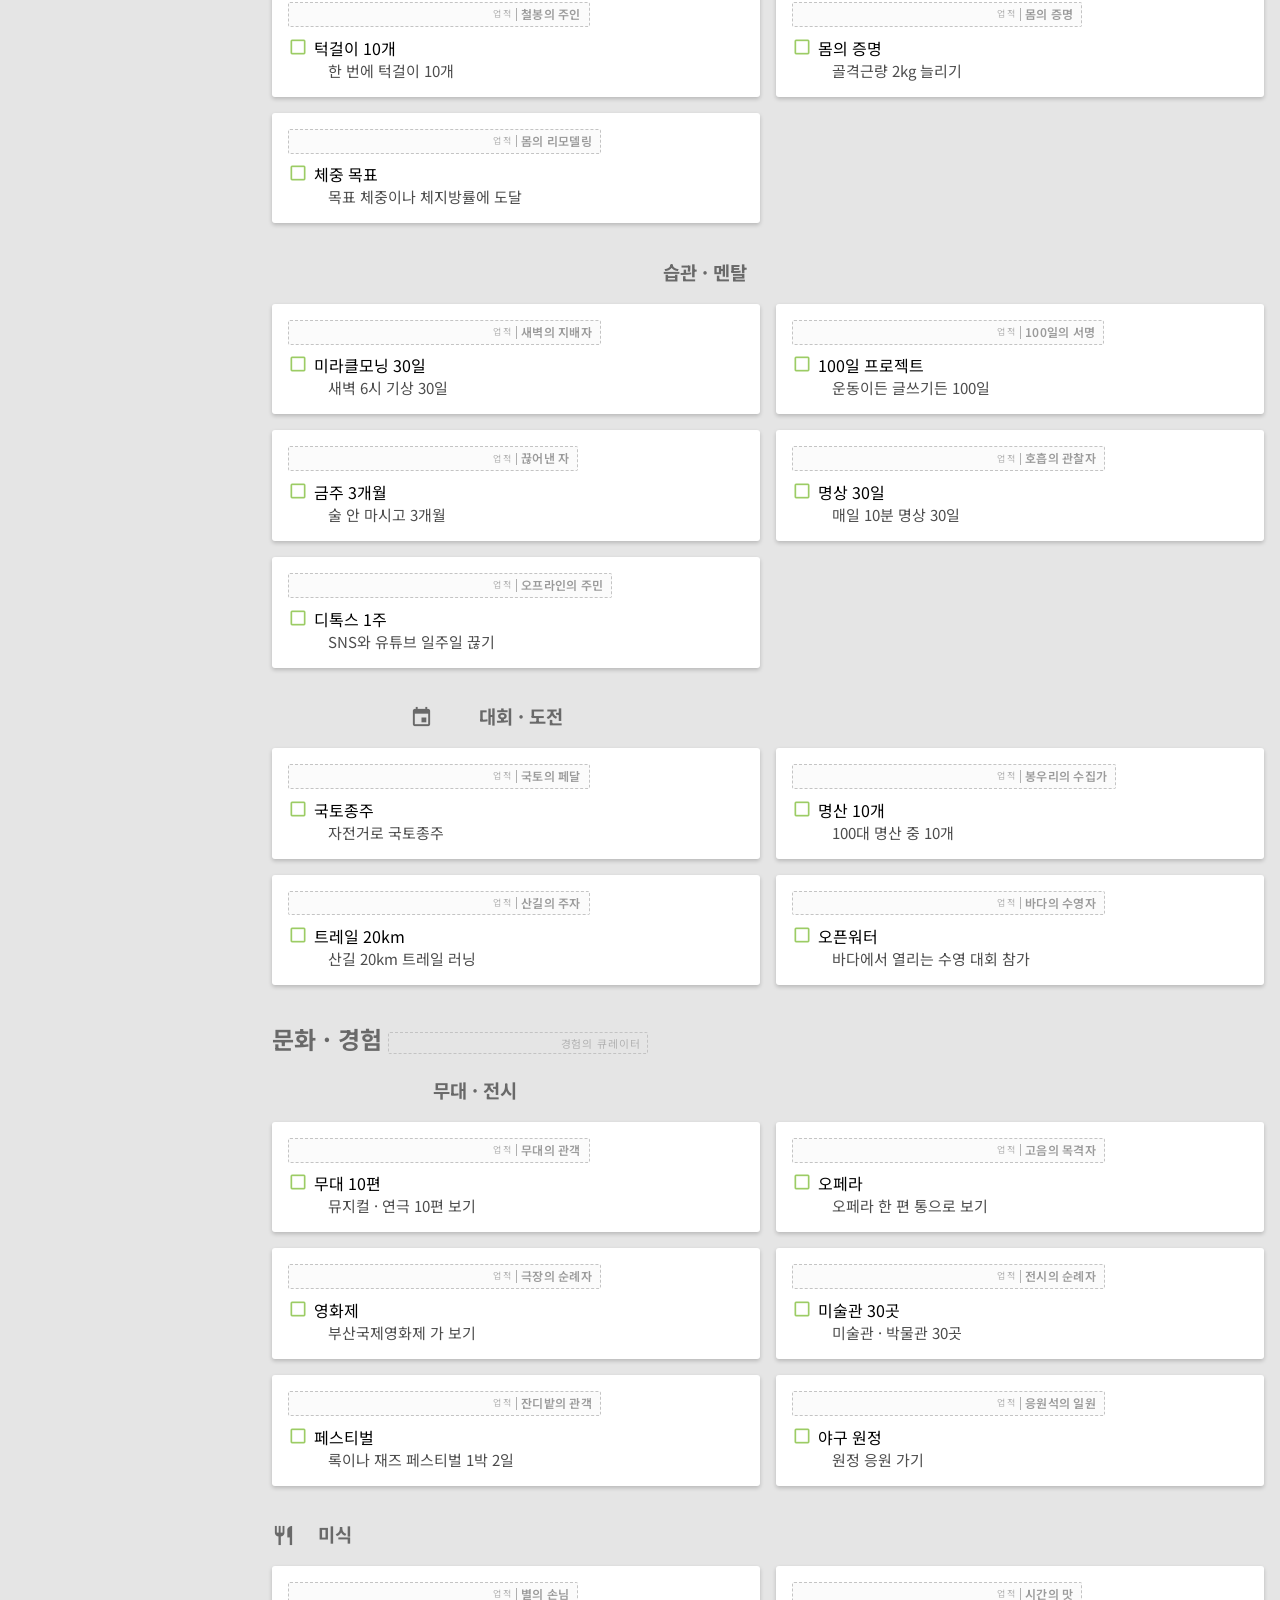
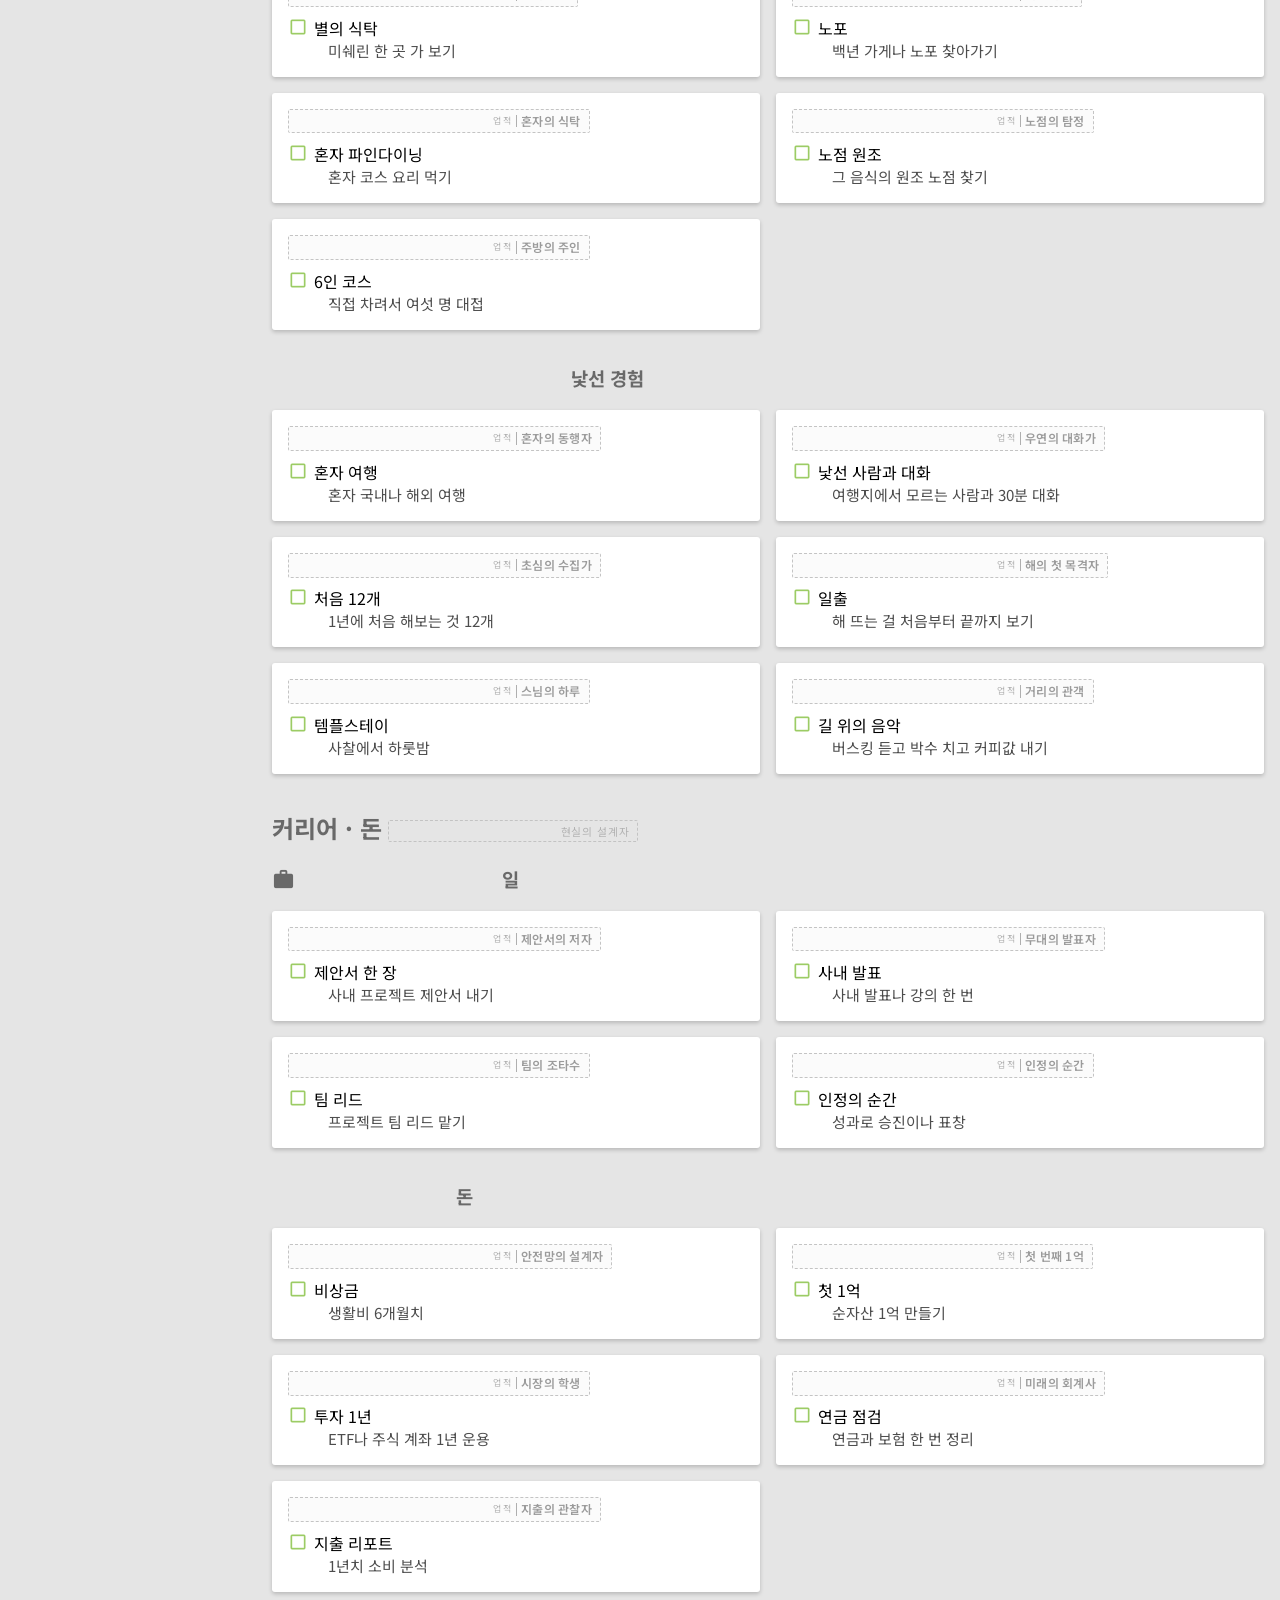
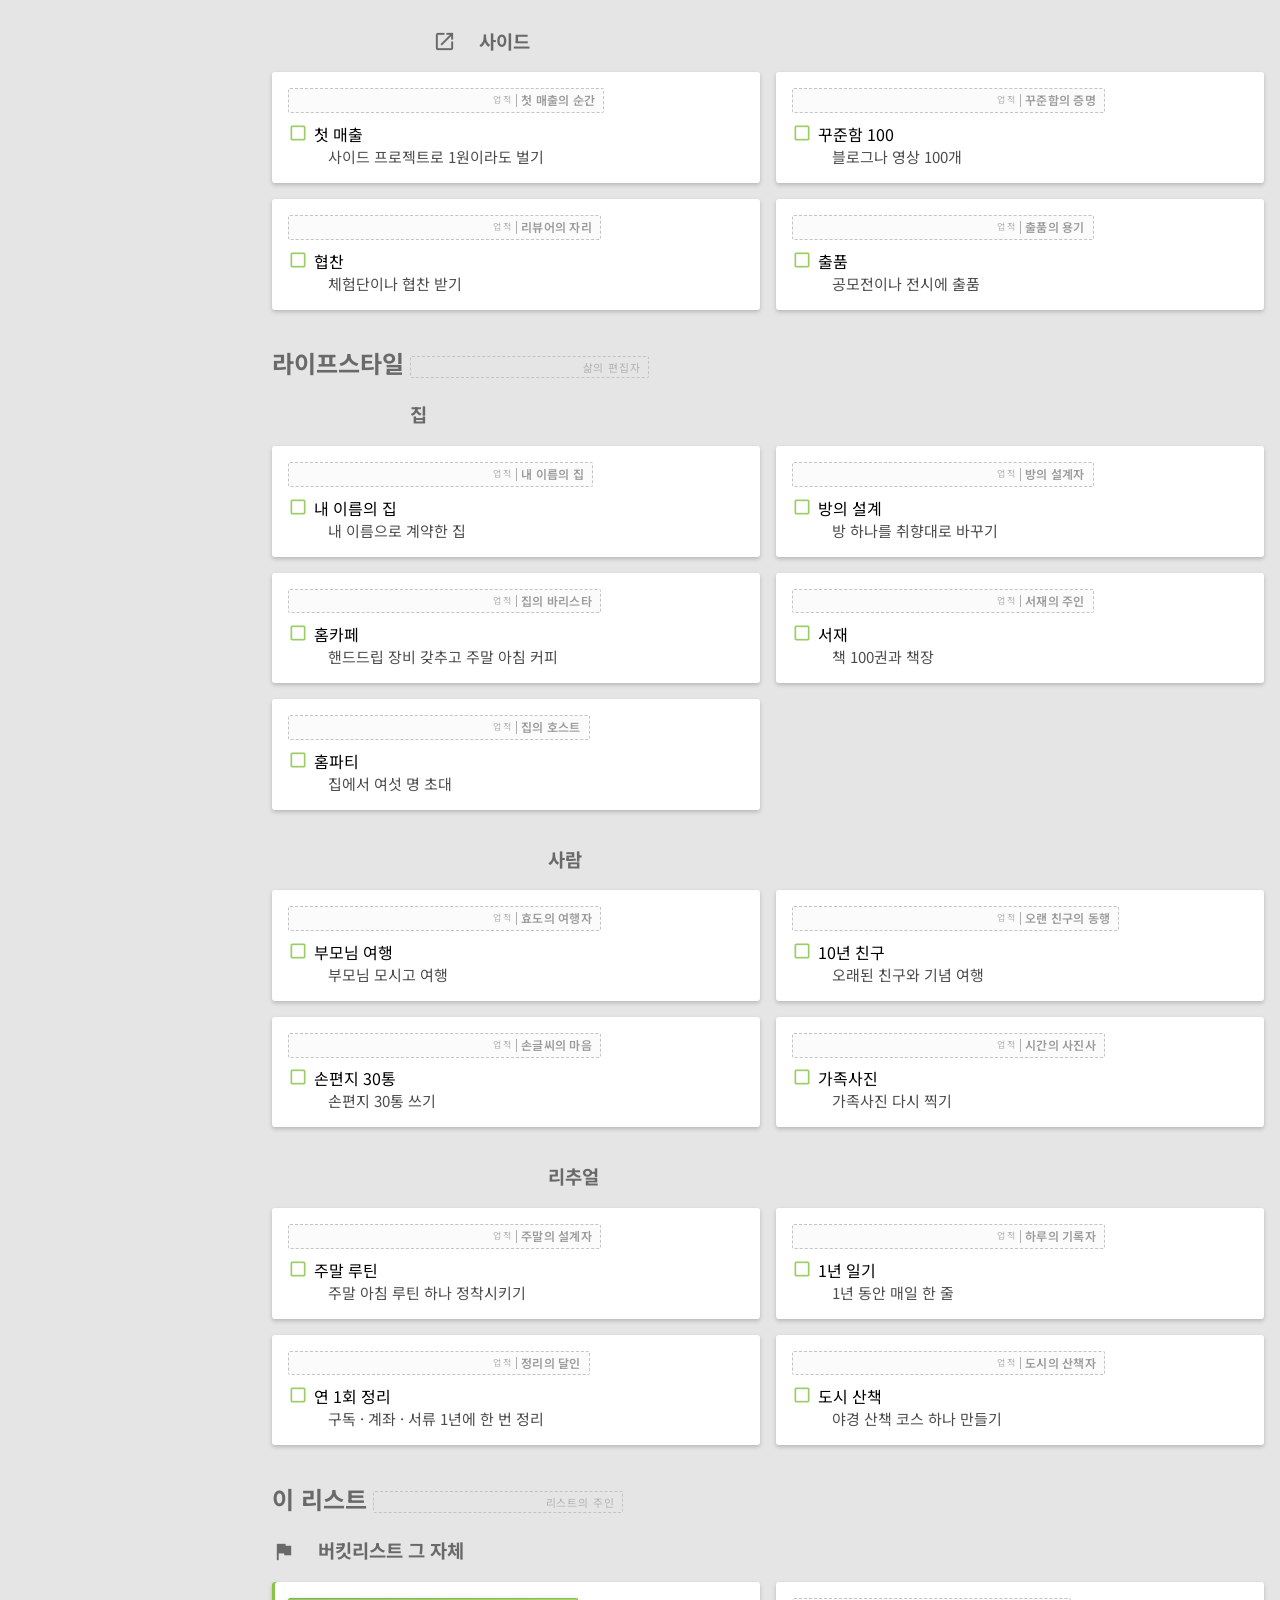
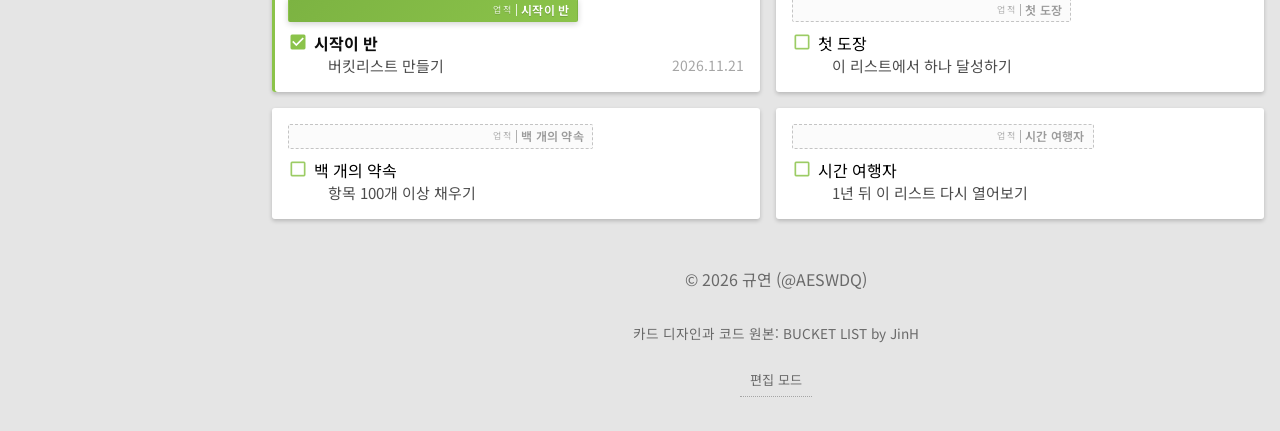
<file: preview.html>
<!DOCTYPE html>
<html lang="ko">

<head>
  <title>규연의 버킷리스트 (미리보기)</title>
  <meta http-equiv="Content-Type" content="text/html; charset=utf-8" />
  <meta name="viewport" content="width=device-width, initial-scale=1, maximum-scale=1, user-scalable=no">
  <meta name="theme-color" content="#212121" />
  <meta name="description" content="규연의 버킷리스트. 달성한 기록과 사진, 메모를 모아 둔 공개 버킷리스트. 카드를 누르면 뒤집힙니다." />
  <meta property="og:title" content="규연의 버킷리스트" />
  <meta property="og:description" content="BUCKET LIST by 규연 (@AESWDQ) — 126개의 퀘스트와 업적, 그리고 달성한 기록" />
  <link rel="stylesheet" type="text/css" href="css/style.css">
  <link rel="stylesheet" type="text/css" href="css/style_rank.css">
  <link rel="stylesheet" type="text/css" href="css/style_dark.css">
  <link rel="stylesheet" type="text/css" href="css/style_memo.css">
  <link rel="stylesheet" type="text/css" href="css/style_publish.css">
  <link rel="shortcut icon" href="img/favicon/favicon.ico">
  <script src="js/jquery.min.js"></script>
  <script>
    /* 공개 화면(기본)과 편집 모드(?edit=1). 화면이 그려지기 전에 정해 두어 깜빡이지 않게 한다.
       자세한 처리는 js/main__app.js 의 mode() 가 한 번 더 맞춘다. */
    document.documentElement.className += /(?:^|[?&])edit=1(?:&|$)/.test(location.search) ? " mode_edit" : " mode_public";
  </script>
  <script defer src="js/sub__coloring.js"></script>
  <script defer src="data/bucket.js"></script>
  <script defer src="js/main__published.js"></script>
  <script defer src="js/main__memory.js"></script>
  <script defer src="js/main__app.js"></script>
  <script defer src="js/main__publish.js"></script>

  <script>
    /* 미리보기 전용: module/*.html 을 읽지 않고 미리 넣어 둔 내용을 돌려줍니다. */
    window.BUCKET_PUBLISHED_PRELOAD = {
"format": "bucket-published-v1",
"updated": "2026.11.22",
"owner": {
"name": "규연",
"handle": "AESWDQ"
},
"items": {
"mt01": {
"done": "2026.11.21"
}
},
"fail": [],
"hidden": [],
"added": []
};
    const PAGES = {
"setting": "<div id=\"setting_bg\" onclick=\"$('#setting, #setting_bg').removeClass('on');\"></div>\n<dl id=\"setting\">\n  <div class=\"header\">\n    <i class=\"material-icons\" onclick=\"$('#setting, #setting_bg').removeClass('on');\">arrow_back</i><span>설정</span>\n  </div>\n  <div class=\"setting_title\">일반</div>\n  <div class=\"setting_item\" id=\"strict_filtering\">\n    <dt>엄격한 필터링</dt>\n    <dd class=\"on\">묶인 항목과 관계 없이 선택된 항목만을 보여줍니다.</dd>\n    <dd class=\"off\">항목이 포함된 카드를 보여줍니다.</dd>\n  </div>\n  <div class=\"setting_item\" id=\"theme_color\">\n    <dt>테마 색</dt>\n    <dd class=\"on\">현재 색이 테마 색으로 지정되었습니다.</dd>\n    <dd class=\"off\">테마 색이 무작위로 변합니다.</dd>\n  </div>\n  <div class=\"setting_title\">통계</div>\n  <div class=\"setting_item\" id=\"setting__stat_on\">\n    <dt checked>통계 보기</dt>\n    <dd class=\"on\">통계를 보여줍니다.</dd>\n    <dd class=\"off\">통계는 필요없으니 CPU를 고문하지 마십시오.</dd>\n  </div>\n  <div class=\"setting_item\" id=\"setting__stat\">\n    <dt>통계 대시보드 고정</dt>\n    <dd class=\"on\">상단에 통계 대시보드가 고정됩니다.</dd>\n    <dd class=\"off\">통계 대시보드가 고정되지 않습니다.</dd>\n  </div>\n  <div class=\"setting_title\">퍼가기</div>\n  <div class=\"setting_item\" id=\"cccv\">\n    <dt>퍼가기</dt>\n    <dd class=\"on\">안내: 마우스 오른쪽 버튼을 눌러 조의를 표하십시오.</dd>\n    <dd class=\"off\">더이상 귀찮게 굴지 않습니다.</dd>\n  </div>\n  <div class=\"setting_item\" id=\"cccv__style\">\n    <dt checked>스타일 포함</dt>\n    <dd class=\"on\">이게 빠지면 뒤틀린황천비둘기처럼 보입니다.</dd>\n    <dd class=\"off\">그런데 여러번 붙여넣을 필요는 없죠.</dd>\n  </div>\n  <div class=\"setting_item\" id=\"cccv__to_here\">\n    <dt checked>출처 표시</dt>\n    <dd class=\"on\">카드 위에 제목이 표시됩니다.</dd>\n    <dd class=\"off\">카드를 구성하는 코드만 복사합니다.</dd>\n  </div>\n</dl>\n",
"dashboard": "<!-- info dashboard -->\n<div class=\"dashboard card front\">\n  <div id=\"실적\">실적</div>\n  <div class=\"item_wrap\">\n    <div class=\"item\">\n      <span class=\"title\">올해 현재까지</span>\n      <div class=\"value\" id=\"acheieved_in_this_year\">--</div>\n      <div class=\"subtitle\" id=\"acheieved_in_this_year_subtitle\">- -- (--%)<br />vs. 지난해</div>\n    </div>\n    <div class=\"item\">\n      <span class=\"title\">지난 해</span>\n      <div class=\"value\" id=\"acheieved_in_last_year\">--</div>\n      <div class=\"subtitle\" id=\"acheieved_in_last_year_subtitle\">- -- (--%)<br />vs. 지지난해</div>\n    </div>\n    <div class=\"item not_important\" id=\"item_lastlast_year\">\n      <span class=\"title\">지지난 해</span>\n      <div class=\"value\" id=\"acheieved_in_lastlast_year\">--</div>\n      <div class=\"subtitle\" id=\"acheieved_in_lastlast_year_subtitle\">- -- (--%)<br />vs. ----년</div>\n    </div>\n    <div class=\"item\">\n      <span class=\"title\">최근 3년간</span>\n      <div class=\"value\" id=\"acheieved_in_recent_3_years\">--</div>\n      <div class=\"subtitle\" id=\"acheieved_in_recent_3_years_subtitle\"><br />vs. 그 이전 3년간</div>\n    </div>\n    <div class=\"item not_important\" id=\"item_recent_3_6_years\">\n      <span class=\"title\">그 이전 3년간</span>\n      <div class=\"value\" id=\"acheieved_in_recent_3_6_years\">--</div>\n      <div class=\"subtitle\" id=\"acheieved_in_recent_3_6_years_subtitle\"></div>\n    </div>\n    <div class=\"item\" id=\"item_acheieved_count\">\n      <span class=\"title\">지금까지 달성된 항목의 수</span>\n      <div class=\"value\" id=\"acheieved_count\">--</div>\n      <div class=\"subtitle\" id=\"acheieved_count_subtitle\">--%<br />현재까지의 달성율<span class='not_important'>을 나타냅니다.</span></div>\n    </div>\n    <div class=\"item not_important\" id=\"item_unacheieved_count\">\n      <span class=\"title\">아직 달성하지 못 한 업적의 수</span>\n      <div class=\"value\" id=\"unacheieved_count\">--</div>\n      <div class=\"subtitle\" id=\"unacheieved_count_subtitle\"><br /></div>\n    </div>\n    <div class=\"item not_important\" id=\"item_list_count\">\n      <span class=\"title\">전체 도전 과제의 수</span>\n      <div class=\"value\" id=\"list_count\">--</div>\n      <div class=\"subtitle\" id=\"list_count_subtitle\"><br /></div>\n    </div>\n    <div class=\"item not_important\" id=\"item_failed_count\">\n      <span class=\"title\">실패한 도전 과제의 수</span>\n      <div class=\"value\" id=\"failed_count\">--</div>\n      <div class=\"subtitle\" id=\"failed_count_subtitle\"><br />영원히 달성 불가능한 과제입니다.</div>\n    </div>\n  </div>\n  <div class=\"pin\">\n    <i class=\"material-icons text-shadow\">turned_in_not</i>\n  </div>\n  <div class=\"progress\"></div>\n</div>\n"
};
    const jq_get = $.get;
    $.get = function (url) {
      const key = String(url).replace(/^module\//, "").replace(/\.html$/, "");
      if (Object.prototype.hasOwnProperty.call(PAGES, key)) {
        const d = $.Deferred();
        if (typeof arguments[1] === "function") d.done(arguments[1]);
        d.resolve(PAGES[key]);
        return d.promise();
      }
      return jq_get.apply(this, arguments);
    };
  </script>
  <script defer src="js/main__initialize.js"></script>
  <script defer src="js/sub__masonry.pkgd.min.js"></script>
  <script defer src="js/sub__clipboard.min.js"></script>
  <script async src="js/sub__lazysizes.min.js"></script>
  <link rel="manifest" href="manifest.json">
</head>

<body class="columns">
  <header>
    <h1>
      <i id="nav_on" onclick="if($('nav').attr('class')!='on'){$('nav, #nav_bg').addClass('on');}else{$('nav, #nav_bg').removeClass('on');}" class="material-icons">menu</i>
      Bucket List
    </h1>
  </header>
  <div id="sub_header">
    <div class="" id="line1">

      <div class="filter_bt on" id="filter_11">
        <i class="material-icons">indeterminate_check_box</i><span>전체</span>
        <span class="ink_bar"></span>
      </div>
      <div class="filter_bt" id="filter_10">
        <i class="material-icons">check_box</i><span>달성</span>
        <span class="ink_bar"></span>
      </div>
      <div class="filter_bt" id="filter_01">
        <i class="material-icons">check_box_outline_blank</i><span>미달성</span>
        <span class="ink_bar"></span>
      </div>
      <div class="filter_bt" id="filter_00">
        <i class="material-icons">priority_high</i><span>포기</span>
        <span class="ink_bar"></span>
      </div>

      <div class="" id="column_bt">
        <i class="material-icons">view_column</i>
      </div>
      <div id="manage_bt" title="항목 관리 · 삭제 되살리기 · 내보내기">
        <i class="material-icons">tune</i>
      </div>
      <div id="rank_chip" title="전체 칭호">
        <i class="material-icons">military_tech</i><span id="rank_chip_text">Lv.1 모험 입문자</span>
      </div>
    </div>
  </div>
  <nav>
    <div id='nav'>

      <div id='nav_header'>
        <div id="to_github" class="" onclick="window.open('https://github.com/AESWDQ')">
          <i class="material-icons"><svg style="width:24px;height:24px" viewBox="0 0 24 24">
              <path
                d="M4,2H20A2,2 0 0,1 22,4V20A2,2 0 0,1 20,22H14.85C14.5,21.92 14.5,21.24 14.5,21V18.26C14.5,17.33 14.17,16.72 13.81,16.41C16.04,16.16 18.38,15.32 18.38,11.5C18.38,10.39 18,9.5 17.35,8.79C17.45,8.54 17.8,7.5 17.25,6.15C17.25,6.15 16.41,5.88 14.5,7.17C13.71,6.95 12.85,6.84 12,6.84C11.15,6.84 10.29,6.95 9.5,7.17C7.59,5.88 6.75,6.15 6.75,6.15C6.2,7.5 6.55,8.54 6.65,8.79C6,9.5 5.62,10.39 5.62,11.5C5.62,15.31 7.95,16.17 10.17,16.42C9.89,16.67 9.63,17.11 9.54,17.76C8.97,18 7.5,18.45 6.63,16.93C6.63,16.93 6.1,15.97 5.1,15.9C5.1,15.9 4.12,15.88 5,16.5C5,16.5 5.68,16.81 6.14,17.97C6.14,17.97 6.73,19.91 9.5,19.31V21C9.5,21.24 9.5,21.92 9.14,22H4A2,2 0 0,1 2,20V4A2,2 0 0,1 4,2Z">
              </path>
            </svg></i><span>@AESWDQ</span>
        </div>
        <div id="setting_bt">
          <i class="material-icons">settings</i>
          <i class="material-icons setting_arrow">play_arrow</i>
        </div>
      </div>
    </div>
    <div id='nav_footer'><i class='material-icons'>chevron_left</i></div>
  </nav>
  <div id="nav_bg" onclick="$('nav, #nav_bg').removeClass('on');"></div>

  <div id="splash">
    <img src="img/favicon/icon__bucket.webp" alt="logo">
    <div class="splash_title">규연의 버킷리스트</div>
  </div>

  <section id="first_class">

    <div class="card guide">
      <!-- 사용법 카드 -->
      <dl class="front" id="버킷리스트">
        <dt>읽는 법</dt>
        <dd><span class="public_only">카드를 눌러 뒤집으면 달성한 기록과 사진·메모를 볼 수 있습니다</span><span class="edit_only">카드를 눌러 뒤집고, 사진과 메모를 남기고, 업적을 모으는 곳</span><span class="date"></span></dd>
      </dl>
      <div class="back">
        <p class="public_only">규연의 버킷리스트입니다. 카드를 <b>누르면</b> 뒤집혀서, 달성한 항목에 남긴 <b>사진과 메모</b>를 볼 수 있습니다. 뒤집힌 카드를 다시 누르면(또는 오른쪽 위 <b>×</b>) 원래대로 돌아갑니다.</p>
        <p class="public_only">항목마다 업적 칭호가 하나씩 붙어 있습니다. 달성하면 회색 실루엣이 색으로 채워지고, 위쪽 <b>Lv.</b> 배지는 달성 개수로 오르는 전체 칭호입니다. 카테고리 제목 옆 칭호는 그 카테고리에서 모은 업적입니다.</p>
        <p class="public_only">위쪽 <b>전체 · 달성 · 미달성 · 포기</b>로 골라 볼 수 있습니다.</p>
        <p class="edit_only">만들었다, 버킷리스트! 이제 카드를 <b>누르면</b> 뒤집히고, 뒷면에 내 사진과 메모를 남길 수 있습니다. 뒤집힌 카드를 다시 누르면(또는 오른쪽 위 <b>×</b>) 원래대로 돌아갑니다.</p>
        <p class="edit_only"><b>사진</b>은 뒷면의 ‘사진 넣기’를 눌러 고릅니다. 긴 변 900px 로 줄여 이 브라우저(IndexedDB)에 저장하고, <b>메모</b>는 글자를 칠 때마다 자동으로 저장됩니다. 사진이나 메모가 있는 카드는 앞면 제목 옆에 작은 표시가 붙습니다.</p>
        <p class="edit_only"><b>달성</b>은 카드의 네모칸이나 업적 칭호를 누르면 됩니다. 카드 뒷면에서 <b>달성 · 포기 · 삭제</b>도 고를 수 있고, 지운 항목은 오른쪽 위 <b>관리</b>에서 되살릴 수 있습니다.</p>
        <p class="edit_only">여기서 바꾼 것은 이 브라우저에만 저장됩니다. <b>관리 → 공개용 내보내기</b>로 받은 zip 을 성원에게 보내면 공개 페이지에 반영됩니다.</p>
      </div>
    </div>
  </section>

  <section id="rank"></section>

  <section id="dashboard"></section>

  <div id="contents"></div>

  <footer>
    <p class="copyright">© <span id="year"></span> 규연 (@AESWDQ)</p>
    <p class="copyright" style="padding-top:0; font-size:.85em;">카드 디자인과 코드 원본: <a href="https://github.com/Admin0/bucket" target="_blank">BUCKET LIST by JinH</a></p>
    <p class="copyright mode_switch">
      <a class="public_only" id="to_edit" href="?edit=1">편집 모드</a>
      <a class="edit_only" id="to_public" href="index.html">공개 화면으로 보기</a>
    </p>
  </footer>

  <!-- 편집 모드 안내 띠 (편집 모드에서만 보인다) -->
  <div id="edit_bar" class="edit_only">
    <i class="material-icons">edit</i>
    <span>편집 모드 — 변경 후 JSON과 사진을 성원에게 보내면 공개 페이지에 반영됩니다</span>
    <a class="bar_link" href="index.html">공개 화면 보기</a>
  </div>

  <div id="tooltip"> </div>

  <section id="contextmenu">
    <div id="for_copy" data-clipboard-target="#for_copy_output">
      <i class="material-icons">content_copy</i>복사하기
    </div>
    <textarea class="output" id="for_copy_output"></textarea>
  </section>
  <!-- context-menu close -->

  <!-- 관리 패널 -->
  <div id="manage_bg" onclick="$('#manage, #manage_bg').removeClass('on');"></div>
  <dl id="manage">
    <div class="header">
      <i class="material-icons" onclick="$('#manage, #manage_bg').removeClass('on');">arrow_back</i><span>관리</span>
    </div>

    <div class="setting_title">진행 상황</div>
    <div class="m_row" id="m_summary"></div>

    <div class="setting_title">삭제한 항목</div>
    <div class="m_row"><button id="m_restore_all_bt">모두 되살리기</button></div>
    <ul id="m_deleted" class="m_list"></ul>

    <div class="setting_title">내가 추가한 항목</div>
    <ul id="m_added" class="m_list"></ul>

    <div class="setting_title">항목 추가</div>
    <div class="m_add">
      <select id="m_cat"></select>
      <input id="m_t" placeholder="제목 · 예: 발리에서 서핑" />
      <input id="m_d" placeholder="설명 한 줄 · 예: 파도 위에 서 보기" />
      <input id="m_a" placeholder="업적 칭호 · 예: 파도의 주인" />
      <button id="m_add_bt">추가하기</button>
    </div>

    <div class="setting_title">공개 페이지</div>
    <div class="m_row">
      <button id="m_publish">공개용 내보내기 (JSON + 사진)</button>
    </div>
    <p class="m_note">공개 페이지에는 여기서 표시한 <b>달성 · 포기 · 삭제</b>와 메모, 사진만 나갑니다. 받은 zip 을 성원에게 보내면 공개 페이지에 반영됩니다.</p>

    <div class="setting_title">데이터</div>
    <div class="m_row">
      <button id="m_export">진행 상황 내보내기 (JSON)</button>
      <button id="m_reset_prog">진행 초기화</button>
    </div>
    <p class="m_note">달성·삭제·추가 기록과 메모는 이 브라우저(localStorage)에, 사진은 이 브라우저의 사진 저장소(IndexedDB)에 저장됩니다. 내보내기 파일에는 메모까지 들어가고, 사진은 들어가지 않습니다. 항목 자체를 늘리려면 data/bucket.js 를 고치면 됩니다.</p>
  </dl>

  <div id="browser_alert">
    <div>
      <p style="font-size:24px; font-weight:bold;">구형 브라우저 감지!</p>
      <p>멋진 버킷리스트를 감상하기 위해서는 아래의 최신 브라우저로 접속하세요.</p>
      <ul>
        <li><a href="https://www.google.com/chrome" target="_blank">Chrome - by Google</a></li>
        <li><a href="https://www.mozilla.org/ko/firefox/new/" target="_blank">Firefox - by Mozilla</a></li>
      </ul>
      <p><a onclick="$('#browser_alert').remove()">닫기</a></p>
    </div>
  </div>

</body>

</html>
</file>
<file: css/style.css>
@import url('https://fonts.googleapis.com/css2?family=Noto+Sans+KR&display=swap');
@import url('https://fonts.googleapis.com/css?family=Material+Icons');
@import url('https://fonts.googleapis.com/css?family=Black+Ops+One&display=swap');
@import url('style_card_v2.css');
@import url('style_dashboard.css');

:root {
  --color-50: #fafafa;
  --color-100: #f5f5f5;
  --color-200: #eeeeee;
  --color-300: #e0e0e0;
  --color-400: #bdbdbd;
  --color-500: #9e9e9e;
  --color-600: #757575;
  --color-700: #616161;
  --color-800: #424242;
  --color-900: #212121;
  --color-a100: #f5f5f5;
  --color-a200: #eeeeee;
  --color-a400: #bdbdbd;
  --color-a700: #616161;
}

::selection {
  background: rgba(0, 0, 0, 0);
}

::-webkit-scrollbar-track {
  background-color: #bdbdbd;
}

::-webkit-scrollbar {
  width: 6px;
  height: 6px;
  background-color: inherit;
}

::-webkit-scrollbar-thumb {
  background-color: var(--color-a700);
  -webkit-box-shadow: 0px 2px 5px rgba(0, 0, 0, 0.1);
}

::-webkit-scrollbar-corner {
  opacity: 0;
}

body {
  max-width: 600px;
  margin: 104px auto auto;
  padding: 1em 0 1em calc(256px + 1em);
  background: #e5e5e5;
  font-family: 'Noto Sans KR', sans-serif;
  color: rgba(0, 0, 0, .87);
  cursor: default;
  overflow-x: hidden
}

body.columns {
  max-width: 100%;
  padding-left: calc(1em + 256px);
}

body:not(.columns) .not_important {
  display: none;
}

body.fold {
  padding: 1em 68px 1em calc(1em + 136px);
}

header {
  position: fixed;
  color: rgba(255, 255, 255, .98);
  box-shadow: 0 3px 4px 0 rgba(0, 0, 0, .14), 0 3px 3px -2px rgba(0, 0, 0, .12), 0 1px 8px 0 rgba(0, 0, 0, .2);
  width: 100%;
  height: 48px;
  left: 0;
  top: 0;
  z-index: 6;
  background: var(--color-700);
  text-align: center
}

#sub_header {
  width: calc(100% - 256px);
  position: fixed;
  top: 48px;
  z-index: 5;
  box-shadow: 0 2px 5px rgba(0, 0, 0, .25);
  left: 0;
  padding-left: 256px;
  -webkit-transition: .3s;
  transition: .3s;
  background: var(--color-500);
}

#sub_header.fold {
  width: calc(100% - 68px);
  padding-left: 68px
}

#sub_header>#line1 {
  color: rgba(255, 255, 255, .75)
}

#column_bt:hover,
#sub_header .filter_bt:hover {
  color: rgba(255, 255, 255, .98)
}

#column_bt,
#sub_header .filter_bt {
  position: relative;
  font-size: 16px;
  display: inline-block;
  padding: 16px 24px;
  cursor: pointer;
  transition: .25s;
}

#sub_header .filter_bt .ink_bar {
  position: absolute;
  background: #fff;
  height: 3px;
  bottom: 0;
  left: 50%;
  width: 0;
  margin: auto
}

#sub_header .filter_bt.on .ink_bar {
  -webkit-transition: .25s;
  transition: .25s;
  left: 0;
  width: 100%
}

#sub_header .filter_bt.on {
  color: rgba(255, 255, 255, .98)
}

#column_bt {
  float: right;
}

#column_bt i {
  margin: 0;
}

.disabled {
  color: rgba(255, 255, 255, 0.3);
}

.hide {
  display: none !important;
  margin: 0 !important;
}

section.sub {
  width: 100%;
  text-align: center
}

a {
  cursor: pointer;
  text-decoration: none;
  font-weight: 700;
  color: rgba(0, 0, 0, 0);
  transition: .25s;
  padding: .5em .75em;
  margin: -.75em
}

a:hover {
  box-shadow: 0 2px 5px rgba(0, 0, 0, .25);
  background: #fff;
  position: relative;
}

li a {
  padding: 0;
  margin: 0;
}

li a:hover {
  position: inherit;
  box-shadow: none;
  background: rgba(0, 0, 0, .05);
}

#nav_on {
  padding: .5em;
  display: none;
  border-radius: 50%;
  width: 1em;
  top: 0;
  position: absolute
}

#nav_bg, #setting_bg {
  position: fixed;
  z-index: 6;
  left: 0;
  top: 0;
  transition: .3s;
  width: 100%;
  height: 100%;
  display: block;
  visibility: hidden;
  background: rgba(0, 0, 0, .25);
  opacity: 0;
  filter: alpha(opacity=0)
}

#setting_bg {
  background: rgba(0, 0, 0, 0);
}

#setting_bg.on {
  visibility: visible;
  opacity: 1;
  filter: alpha(opacity=100)
}

nav {
  /*display: -webkit-box;
    display: -webkit-flex;
    display: -ms-flexbox;
    display: flex;*/
  position: fixed;
  z-index: 5;
  top: 0;
  left: 0;
  width: 256px;
  background: #fff;
  box-shadow: 2px 0 5px rgba(0, 0, 0, .25);
  padding-top: 48px;
  height: calc(100% - 48px);
  overflow: hidden;
  transition: .3s
}

nav #nav {
  width: 100%;
  height: calc(100% - 46px);
  overflow-y: auto;
  overflow-x: hidden;
}

nav a {
  margin: -.5em 0;
  font-size: 16px;
  display: block;
  /*text-overflow: ellipsis;*/
  overflow: hidden;
  white-space: nowrap;
  color: rgba(0, 0, 0, .54);
  position: relative;
}

nav a:hover {
  background: rgba(158, 158, 158, .2);
  box-shadow: none;
  z-index: 1
}

nav h2 a {
  color: rgba(0, 0, 0, .38)
}

nav h2:first-of-type {
  margin-top: 1em
}

nav h3 {
  margin: .25em 0;
  padding: 0
}

nav h4 {
  margin: .25em 0
}

nav h3.on a {
  color: var(--color-500);
}

nav h2 a,
nav h3 a {
  padding-left: 22px;
  align-items: center;
  display: flex;
}

nav h4 a {
  padding-left: 3em
}

nav #nav_header {
  display: flex;
  justify-content: space-between;
  background: #fafafa;
  -webkit-box-shadow: 0 -1px 0 rgba(0, 0, 0, 0.12) inset !important;
  box-shadow: 0 -1px 0 rgba(0, 0, 0, 0.12) inset !important;
  position: relative;
  padding: 10px 0;
  color: rgba(0, 0, 0, .54);
  white-space: nowrap;
  transition: .3s;
}

nav.fold #nav_header {
  padding: 10px 0 46px;
}

#to_github {
  cursor: pointer;
  transition: .3s;
  width: 100%;
  padding: 6px 8px 6px 22px;
  color: rgba(0, 0, 0, 0.54);
  display: inline-block;
  overflow: hidden;
  text-overflow: ellipsis;
  white-space: nowrap;
  width: calc(100% - 82px);
}

dl .material-icons, a:not(nav a), #to_github, #to_github i {
  color: var(--color-500);
  fill: var(--color-500);
}

#to_github:hover {
  background: rgba(158, 158, 158, .2);
}

nav.fold #to_github {
  width: 100%;
  text-overflow: clip;
}

@keyframes setting_bt_unfold {
  from {
    opacity: 0;
  }

  to {
    opacity: 1;
  }
}

#setting_bt {
  border-left: 1px solid rgba(0, 0, 0, 0.1);
  /*width: 20px;*/
  height: 20px;
  width: 48px;
  padding: 8px 0;
  /*margin: 0 4px;*/
  display: inline-block;
  transition: 0s;
  text-align: center;
  cursor: pointer;
  animation-name: setting_bt_unfold;
  animation-duration: .3s;
}

#setting_bt i {
  transition: .3s;
  position: absolute;
  font-size: 1.25em !important;
  right: 0;
  margin-right: 12px;
}

#setting_bt:hover i:not(.setting_arrow) {
  transform: rotate(-30deg);
  right: 8px;
}

#setting_bt i.setting_arrow {
  visibility: hidden;
  opacity: 0;
}

#setting_bt:hover i.setting_arrow {
  visibility: visible;
  opacity: 1;
  right: -8px;
}

nav.fold #nav_header {
  /*display: block;*/
}

nav #nav_header span {
  opacity: 1;
  transition: .3s;
}

nav.fold #nav_header span {
  opacity: 0;
}

@keyframes setting_bt_fold {
  0% {
    opacity: 0;
    margin-top: -28px;
  }

  25% {
    opacity: 0;
    margin-top: -28px;
  }

  100% {
    opacity: 1;
    margin-top: 0;
  }
}

nav.fold #setting_bt {
  width: 68px;
  top: 46px;
  position: absolute;
  left: 0;
  animation-name: setting_bt_fold;
  animation-duration: .3s;
}

nav.fold #setting_bt i {
  right: 14px;
}

nav.fold #setting_bt:hover i:not(.setting_arrow) {
  right: 22px;
}

nav.fold #setting_bt:hover i.setting_arrow {
  right: 4px;
}

nav.fold #setting_bt:hover {
  background: rgba(158, 158, 158, .2);
}

/* ------------------------------------------------------------------- */
/* ***** nav ***** */
/* ------------------------------------------------------------------- */
#setting {
  background: #fff;
  box-shadow: 0 2px 4px -1px rgba(0, 0, 0, 0.2), 0 4px 5px 0 rgba(0, 0, 0, 0.14), 0 1px 10px 0 rgba(0, 0, 0, 0.12) !important;
  z-index: 7;
  max-width: calc(450px - 2em);
  margin: auto;
  transition: .25s opacity !important;
  opacity: 1;
  visibility: visible;
  position: fixed;
  padding: 1em 0 .5em !important;
}

#setting:not(.on) {
  /*height: 0;*/
  display: block !important;
  opacity: 0;
  visibility: hidden;
}

#setting .header {
  display: none;
}

#setting .setting_item {
  cursor: pointer;
  padding: .5em 1em;
  transition: .25s;
}

#setting .setting_item.disabled {
  cursor: default;
}

#setting .setting_item.disabled>* {
  color: rgba(0, 0, 0, .5);
}

#setting .setting_item:hover {
  background: rgba(158, 158, 158, .2);
}

#setting .setting_item.disabled:hover {
  background: none;
}

#setting .setting_title {
  color: rgba(0, 0, 0, .75);
  padding: 0 1em;
}

#setting .setting_title {
  padding: 1em 1em 0;
}

#setting .setting_title:nth-of-type(2) {
  padding: 0em 1em;
}

nav #nav_footer {
  cursor: pointer;
  height: 44px;
  background: #fafafa;
  z-index: 3;
  border-top: 1px solid rgba(0, 0, 0, .1)
}

nav #nav_footer:hover {
  background-color: rgba(158, 158, 158, 0.2);
}

nav #nav_footer i {
  margin: 10px 22px;
  float: right;
  transition: .3s
}

nav.fold #nav_footer i {
  -webkit-transform: rotate(180deg);
  -ms-transform: rotate(180deg);
  transform: rotate(180deg)
}

nav.fold {
  width: 68px;
}

nav.fold #nav::-webkit-scrollbar {
  display: none
}

nav #nav a>* {
  transition: .3s;
}

nav.fold #nav a span {
  color: transparent;
}

nav #nav h2,
nav #nav h3 {
  transition: .3s;
}

nav #nav h2 {
  height: 40px;
  margin: 16px 0 0;
  position: relative
}

nav.fold #nav h2 {
  margin: 16px 0 14px;
  height: 3px
}

nav.fold #nav h2:first-of-type {
  margin: 16px 0 6px;
}

nav #nav h2:not(:first-of-type):before {
  position: absolute;
  content: "";
  height: 3px;
  width: 100%
}

nav.fold #nav h2:not(:first-of-type):before {
  box-shadow: 0 1px 0 rgba(0, 0, 0, .12) inset
}

nav.fold #nav h2 a {
  opacity: 0;
  filter: alpha(opacity=0);
  width: 0
}

h2,
h3 {
  color: rgba(0, 0, 0, .54)
}

h1 {
  text-transform: uppercase;
  font-size: 22px;
  margin: 8px 0
}

h1 .percentage:before {
  content: "달성률: "
}

.percentage {
  opacity: 0;
  filter: alpha(opacity=0);
  -webkit-transition: .25s;
  transition: .25s;
  position: absolute;
  margin-left: .5em;
  font-weight: normal;
  font-style: italic;
  font-size: .75em;
  line-height: 2.25;
}

nav .percentage {
  margin-right: 1em;
  right: 0;
}

h1:hover .percentage, h2:hover .percentage, h3:hover .percentage {
  opacity: .75;
}

h3 .material-icons {
  vertical-align: bottom;
  font-size: 1.25em !important;
  margin-right: 1em
}

h4 {
  margin: 2em 0 0
}

h4:first-of-type {
  margin-top: .5em
}

#img_wrap,
#movie_wrap {
  display: none;
  position: fixed;
  z-index: 6;
  top: 0;
  left: 0;
  width: 100%;
  height: 100%;
  background: rgba(0, 0, 0, .5);
  text-align: center
}

#movie_wrap>iframe {
  width: 90%;
  position: relative
}

.shadow {
  box-shadow: 0 2px 5px rgba(0, 0, 0, .25);
  border-radius: 3px
}

.shadow-right {
  box-shadow: 2px 0 6px 0 rgba(60, 64, 67, .15);
}

.shadow-bottom {
  box-shadow: 0 2px 6px 0 rgba(60, 64, 67, .15);
}

.shadow-top-inset {
  box-shadow: inset 0 7px 6px -5px rgba(60, 64, 67, .15);
}

.shadow-bottom-inset {
  box-shadow: inset 0 -7px 6px -5px rgba(60, 64, 67, .15);
}

.shadow-top-inset.shadow-bottom-inset {
  box-shadow: inset 0 7px 6px -5px rgba(60, 64, 67, .15), inset 0 -7px 6px -5px rgba(60, 64, 67, .15);
}

.text-shadow {
  text-shadow: 0 2px 5px rgba(0, 0, 0, .25);
}

.text-shadow-inset {
  background-color: #565656;
  color: rgba(255, 255, 255, 0.85) !important;
  text-shadow: 0 2px 0 rgba(255, 255, 255, 0.5);
  -webkit-background-clip: text;
  -moz-background-clip: text;
  background-clip: text;
}

img {
  aspect-ratio: attr(width) / attr(height);
  width: 100%;
  height: auto;
  cursor: pointer;
  margin: auto;
  /* margin-bottom: -5px */
  display: block;
}

#img_wrap>img {
  /* 클릭했을 때 크게 보이는 것 */
  width: 90%;
  position: relative
}

.material-icons {
  vertical-align: text-bottom;
  margin-right: .5em;
}

a:not(nav a)>.material-icons {
  margin: 0;
}

input {
  display: none;
}

.copyright {
  text-align: center;
  color: rgba(0, 0, 0, .54);
  /*font-size: .8em;*/
  padding: 1em;
}

.copyright a {
  color: inherit !important;
  font-weight: inherit;
}

/* ------------------------------------------------------------------- */
/* ***** tooltip ***** */
/* ------------------------------------------------------------------- */
@keyframes tooltip {
  0% {
    margin-top: .5em;
  }

  100% {
    margin-top: 0;
  }
}

@keyframes tooltip_nav {
  0% {
    margin-left: -.5em;
  }

  100% {
    margin-left: 0;
  }
}

#tooltip {
  color: rgba(255, 255, 255, .75);
  position: absolute;
  top: 0;
  visibility: hidden;
  opacity: 0;
  filter: alpha(opacity=0);
  background: var(--color-a700);
  -webkit-transition: .5s opacity;
  transition: .5s opacity;
  padding: 1ex;
  border-radius: 3px;
  max-width: 400px;
  z-index: 5;
  box-shadow: 0 2px 5px rgba(0, 0, 0, .25);
  visibility: hidden;
  opacity: 0;
}

#tooltip.nav {
  position: fixed;
  /* z-index: 5; */
}

#tooltip:before {
  border-color: var(--color-a700) transparent transparent;
  border-width: 1ex 1ex 0;
  border-style: solid;
  content: " ";
  position: absolute;
  left: calc(50% - .5em);
  bottom: -.9ex
}

#tooltip.nav:before {
  border-color: transparent var(--color-a700) transparent transparent;
  border-width: 1ex 1ex 1ex 0px;
  left: -0.9ex;
  bottom: calc(50% - 0.5em);
}

#tooltip_text {
  white-space: pre-line;
}

#tooltip.on {
  animation-name: tooltip;
  animation-duration: .3s;
  visibility: visible;
  opacity: 1
}

#tooltip.on.nav {
  animation-name: tooltip_nav;
}

/* ------------------------------------------------------------------- */
/* ***** toast ***** */
/* ------------------------------------------------------------------- */
#toast {
  position: fixed;
  background-color: #424242;
  color: rgba(255, 255, 255, .9);
  padding: 1em 1.5em 1em .75em;
  min-width: 350px;
  max-width: calc(100% - 2em);
  bottom: 1em;
  z-index: 6;
}

@keyframes snackbar_on {
  0% {
    opacity: 0;
  }

  100% {
    opacity: 1;
  }
}

#toast.on {
  animation-name: snackbar_on;
  animation-duration: .3s;
}

@keyframes snackbar_off {
  0% {
    opacity: 1;
  }

  100% {
    opacity: 0;
  }
}

#toast.off {
  opacity: 0;
  visibility: none;
  animation-name: snackbar_off;
  animation-duration: .3s;
  z-index: 7;
}

/* ------------------------------------------------------------------- */
/* ***** context-menu ***** */
/* ------------------------------------------------------------------- */
#contextmenu {
  z-index: 1000;
  position: fixed;
  opacity: 0;
  visibility: hidden;
  cursor: default;
  color: rgba(0, 0, 0, .85);
  background-color: #fff;
  border: 1px solid #bbb;
  box-shadow: 0 2px 4px -1px rgba(0, 0, 0, 0.2), 0 4px 5px 0 rgba(0, 0, 0, 0.14), 0 1px 10px 0 rgba(0, 0, 0, 0.12);
  transition: .25s;
  transition-property: opacity, transform, margin;
  top: 50%;
  font-size: 14px;
}

#contextmenu {
  top: 2em;
  left: -302px;
  transform: perspective(500px) rotateX(15deg);
  margin-top: -2em;
}

#contextmenu.on {
  transform: none;
  transform-origin: 50% 100%;
  margin-top: 0;
  visibility: visible;
  opacity: 1;
}

#contextmenu>.output {
  overflow: hidden;
  width: 300px;
  height: 100px;
  border: none;
  padding: .5em;
  background: transparent;
}

#contextmenu>.output:focus {
  outline: none;
}

#contextmenu>.output::selection {
  background: rgba(0, 0, 0, 0.1);
}

#contextmenu i {
  font-size: 1.25em;
}

#contextmenu>div {
  padding: 1ex 2ex;
}

#contextmenu>div:hover {
  background: rgba(158, 158, 158, .2);
  box-shadow: none;
  z-index: 1
}

/*#contextmenu > #for_copy { position: absolute; top: 0; margin: 0; }*/
/* ------------------------------------------------------------------- */
/* ***** target IE or other brower ***** */
/* ------------------------------------------------------------------- */
#browser_alert {
  display: none;
  position: fixed;
  top: 0;
  left: 0;
  width: 100%;
  height: 100%;
  padding: 1em;
  z-index: 9;
  background: #fff;
  background: rgba(255, 255, 255, .95);
}

#browser_alert.on {
  display: block;
}

#browser_alert div {
  max-width: 600px;
  margin: auto;
}

/* ------------------------------------------------------------------- */
/* ***** splash ***** */
/* ------------------------------------------------------------------- */
div#splash {
  position: fixed;
  width: 100%;
  height: 100%;
  left: 0;
  top: 0;
  background: #fff;
  text-align: center;
  z-index: 7;
  opacity: 1;
}

div#splash.off {
  z-index: -1;
  opacity: 0;
  transition: 1s;
}

div#splash img {
  top: calc(50% - 64px);
  position: relative;
  width: 128px;
  height: 128px;
}

div#splash .splash_title {
  top: calc(50% - 64px);
  position: relative;
  font-size: 1.25em;
  font-weight: bold;
  color: #aaa;
}

/* ------------------------------------------------------------------- */
/* ***** mobile ***** */
/* ------------------------------------------------------------------- */
@media handheld, only screen and (max-width:1440px) {
  body.fold {
    padding: 1em 0 1em calc(1em + 68px);
  }
}

@media handheld, only screen and (max-width:880px) {
  body {
    width: calc(100% - 2em) !important;
    padding: 1em !important;
    margin-top: 96px;
  }

  header {
    font-size: .75em;
    position: fixed
  }

  h1 #percentage {
    margin: 0
  }

  h1 #percentage:before {
    content: ""
  }

  .percentage {
    display: none
  }

  #sub_header {
    padding-left: 0 !important;
    width: 100% !important
  }

  #column_bt {
    display: none;
  }

  #sub_header .filter_bt {
    padding: 12px 18px
  }

  #column_bt i,
  #sub_header i {
    margin: 0
  }

  #sub_header .filter_bt span:not(.ink_bar) {
    display: none
  }

  #nav_on {
    display: block
  }

  nav {
    left: -256px;
    z-index: 7;
    box-shadow: none;
    padding-top: 0;
    height: 100%
  }

  nav.on {
    left: 0;
    box-shadow: 2px 0 5px rgba(0, 0, 0, .25)
  }

  #nav_bg.on {
    visibility: visible;
    opacity: 1;
    filter: alpha(opacity=100)
  }

  nav #nav {
    height: 100%
  }

  nav #nav_header {
    padding: 6px 0;
  }

  nav #nav_footer {}

  #setting {
    z-index: 8;
    top: 0 !important;
    left: 0 !important;
    padding: 0 !important;
    width: 100% !important;
    max-width: 100%;
    height: 100%;
    border-radius: 0 !important;
  }

  #setting_bg.on {
    z-index: 7;
  }

  #setting .header {
    background: var(--color-700);
    display: block;
    margin-bottom: 1em;
    height: 48px;
    display: flex;
    align-items: center;
    box-shadow: 0 3px 4px 0 rgba(0, 0, 0, .14), 0 3px 3px -2px rgba(0, 0, 0, .12), 0 1px 8px 0 rgba(0, 0, 0, .2);
  }

  #setting .header i, #setting .header span {
    color: #fff !important;
    padding: .5em;
    font-size: 24px;
  }

  #setting .header span {
    margin: 0;
    padding: 0;
  }

  #setting .setting_title {
    border-top: 1px solid rgba(0, 0, 0, .12);
  }

  #setting .setting_title:nth-of-type(2) {
    border-top: none;
  }

  #toast {
    padding: 1em 1.5em 1em .75em;
    min-width: 100%;
    max-width: 100%;
    bottom: 0;
    left: 0 !important;
    z-index: 6;
    border-radius: 0;
  }

  @keyframes snackbar_on {
    0% {
      bottom: -56px;
    }

    100% {
      bottom: 0;
    }
  }

  #toast.on {
    animation-name: snackbar_on;
    animation-duration: .3s;
  }

  @keyframes snackbar_off {
    0% {
      bottom: 0;
    }

    100% {
      bottom: -56px;
    }
  }

  #toast.off {
    opacity: 1;
    visibility: visible;
    bottom: -56px;
    animation-name: snackbar_off;
    animation-duration: .3s;
  }
}
</file>
<file: css/style_rank.css>
/* 업적 칭호 · 전체 칭호(레벨) · 카드 관리 UI
 *
 * JinH 의 카드 디자인(css/style.css, style_card_v2.css) 위에 얹는 층입니다.
 * 카드 한 장 = 버킷리스트 항목 하나, 카드마다 업적 칭호가 하나씩 붙습니다.
 */

/* ---------- 카드: 체크 표시와 업적 칭호 ---------- */

/* 기본 템플릿의 dt:before 체크박스 대신, 누를 수 있는 .tick 아이콘을 쓴다. */
.card.bitem dt:before {
  content: none !important;
  display: none !important;
}

.card.bitem dt {
  display: flex;
  align-items: baseline;
  gap: .35em;
}

.card.bitem dt .tick {
  font-size: 20px;
  color: var(--color-400);
  cursor: pointer;
  flex: 0 0 auto;
  transform: translateY(2px);
  transition: .2s;
}

.card.bitem dt .tick:hover {
  color: var(--color-600);
  transform: translateY(2px) scale(1.12);
}

.card.bitem.is_done dt .tick {
  color: var(--color-500);
}

.card.bitem.is_fail dt .tick {
  color: #e53935;
}

.card.bitem .tt {
  overflow: hidden;
  text-overflow: ellipsis;
}

/* 업적 칭호: 미달성 = 점선 실루엣, 달성 = 금색 인장처럼 채워진다. */
.card .ach {
  display: inline-flex;
  align-items: center;
  gap: .35em;
  max-width: 100%;
  margin: 0 0 .65em;
  padding: 3px 8px 3px 5px;
  border: 1px dashed rgba(0, 0, 0, .22);
  border-radius: 2px;
  background: rgba(0, 0, 0, .015);
  color: rgba(0, 0, 0, .38);
  font-size: 12px;
  line-height: 1.4;
  cursor: pointer;
  transition: color .25s, background .25s, border-color .25s, box-shadow .25s;
}

.card .ach:hover {
  border-color: var(--color-400);
  color: rgba(0, 0, 0, .6);
}

.card .ach .material-icons {
  font-size: 15px;
  opacity: .55;
}

.card .ach .ach_tag {
  font-size: 9px;
  letter-spacing: .18em;
  text-transform: uppercase;
  opacity: .8;
  border-right: 1px solid currentColor;
  padding-right: .4em;
}

.card .ach .ach_name {
  font-weight: 600;
  letter-spacing: .02em;
  overflow: hidden;
  text-overflow: ellipsis;
  white-space: nowrap;
}

.card .ach.on {
  color: #fff;
  border: 1px solid transparent;
  background: linear-gradient(135deg, var(--color-600), var(--color-500));
  box-shadow: 0 2px 6px rgba(0, 0, 0, .18), inset 0 1px 0 rgba(255, 255, 255, .25);
  text-shadow: 0 1px 0 rgba(0, 0, 0, .18);
}

.card .ach.on .material-icons {
  opacity: .95;
}

.card.bitem.is_done .front {
  box-shadow: 0 2px 4px rgba(0, 0, 0, .2), inset 3px 0 0 var(--color-500);
}

.card.bitem.is_fail .front {
  box-shadow: 0 2px 4px rgba(0, 0, 0, .2), inset 3px 0 0 #e53935;
}

/* 카드 뒷면: 업적 한 줄 + 관리 버튼 */
.card .back .back_title {
  font-size: 1.02em;
  font-weight: 700;
  color: rgba(0, 0, 0, .86);
  margin-bottom: .2em;
}

.card .back .ach_back {
  font-size: .8em;
  letter-spacing: .06em;
  color: var(--color-600);
  margin-bottom: .6em;
}

.card .back .ach_back .material-icons {
  font-size: 15px;
  vertical-align: -3px;
  margin-right: .2em;
}

.card .acts {
  display: flex;
  flex-wrap: wrap;
  gap: .4em;
  margin-top: .9em;
  padding-top: .7em;
  border-top: 1px solid rgba(0, 0, 0, .07);
}

.card .act {
  display: inline-flex;
  align-items: center;
  gap: .2em;
  padding: .35em .7em;
  border: 1px solid rgba(0, 0, 0, .16);
  border-radius: 2px;
  background: transparent;
  color: rgba(0, 0, 0, .68);
  font: inherit;
  font-size: .8em;
  cursor: pointer;
  transition: .2s;
}

.card .act .material-icons {
  font-size: 16px;
  opacity: .8;
}

.card .act:hover {
  background: var(--color-50);
  border-color: var(--color-400);
  color: rgba(0, 0, 0, .9);
}

.card .act[data-act="del"]:hover {
  color: #e53935;
  border-color: #e53935;
  background: rgba(229, 57, 53, .05);
}

.card.bitem.is_done .act[data-act="done"] {
  border-color: var(--color-500);
  color: var(--color-700);
}

/* ---------- 카테고리 칭호 (h2 옆) ---------- */

h2 .cat_title {
  display: inline-flex;
  align-items: center;
  gap: .2em;
  margin-left: .6em;
  padding: 2px 7px;
  border: 1px dashed rgba(0, 0, 0, .2);
  border-radius: 2px;
  font-size: .45em;
  font-weight: normal;
  letter-spacing: .08em;
  vertical-align: middle;
  color: rgba(0, 0, 0, .3);
  opacity: .75;
}

h2 .cat_title .material-icons {
  font-size: 1.1em;
  opacity: .7;
}

h2 .cat_title.on {
  color: #fff;
  border-color: transparent;
  background: linear-gradient(135deg, var(--color-600), var(--color-500));
  opacity: 1;
}

nav .cat_title {
  display: none !important;
}

/* ---------- 전체 칭호 카드 ---------- */

#rank {
  max-width: 600px;
  margin: 0 auto 1em;
}

body:not(.columns) #rank {
  max-width: calc(100% - 2em);
}

.rk_card {
  max-width: 100%;
  margin: 0 auto;
}

/* 필터(전체/달성/미달성/포기)를 걸어도 전체 칭호 카드는 남긴다. */
.rk_card.hide {
  display: block !important;
  margin: 0 auto !important;
}

.rk_head {
  display: flex;
  align-items: center;
  gap: .9em;
}

.rk_lv {
  flex: 0 0 auto;
  width: 56px;
  height: 56px;
  border-radius: 50%;
  display: flex;
  flex-direction: column;
  align-items: center;
  justify-content: center;
  line-height: 1;
  color: #fff;
  background: var(--color-700);
  box-shadow: inset 0 -3px 0 rgba(0, 0, 0, .18), 0 2px 5px rgba(0, 0, 0, .2);
}

.rk_lv span {
  font-size: 9px;
  letter-spacing: .16em;
  opacity: .85;
}

.rk_lv b {
  font-family: 'Black Ops One', sans-serif;
  font-size: 21px;
  margin-top: 2px;
}

.rk_title {
  font-size: 1.35em;
  font-weight: 700;
  color: var(--color-900);
  line-height: 1.2;
}

.rk_note {
  font-size: .8em;
  color: rgba(0, 0, 0, .5);
  margin-top: .15em;
}

.rk_count {
  margin-left: auto;
  text-align: right;
  flex: 0 0 auto;
}

.rk_count b {
  font-size: 1.7em;
  color: var(--color-700);
  line-height: 1;
}

.rk_count span {
  display: block;
  font-size: .72em;
  color: rgba(0, 0, 0, .45);
}

.rk_next {
  margin-top: .9em;
  font-size: .8em;
  color: rgba(0, 0, 0, .55);
}

.rk_next .n {
  color: var(--color-700);
}

.rk_bar {
  height: 6px;
  margin-top: .4em;
  border-radius: 3px;
  background: rgba(0, 0, 0, .08);
  overflow: hidden;
}

.rk_bar i {
  display: block;
  height: 100%;
  width: 0;
  border-radius: 3px;
  background: linear-gradient(90deg, var(--color-500), var(--color-700));
  transition: width .7s cubic-bezier(.2, .8, .2, 1);
}

.rk_ladder {
  display: flex;
  align-items: center;
  gap: .35em;
  margin-top: .8em;
}

.rk_ladder .pip {
  width: 22px;
  height: 22px;
  border-radius: 50%;
  display: inline-flex;
  align-items: center;
  justify-content: center;
  font-size: 11px;
  border: 1px solid rgba(0, 0, 0, .15);
  color: rgba(0, 0, 0, .3);
  cursor: default;
}

.rk_ladder .pip.done {
  background: var(--color-500);
  border-color: transparent;
  color: #fff;
}

.rk_ladder .pip.now {
  background: var(--color-700);
  border-color: transparent;
  color: #fff;
  box-shadow: 0 0 0 3px var(--color-100);
}

.rk_ladder_label {
  margin-left: auto;
  font-size: 9px;
  letter-spacing: .18em;
  text-transform: uppercase;
  color: rgba(0, 0, 0, .3);
}

/* ---------- 상단 바: 칭호 배지, 관리 버튼 ---------- */

#sub_header #rank_chip {
  float: right;
  display: inline-flex;
  align-items: center;
  gap: .3em;
  padding: 16px 20px;
  font-size: 14px;
  color: rgba(255, 255, 255, .9);
  border-left: 1px solid rgba(255, 255, 255, .18);
  cursor: pointer;
  transition: .2s;
}

#sub_header #rank_chip:hover {
  color: #fff;
  background: rgba(255, 255, 255, .08);
}

#sub_header #rank_chip .material-icons {
  font-size: 18px;
}

#sub_header #manage_bt {
  float: right;
  padding: 16px 22px;
  color: rgba(255, 255, 255, .78);
  cursor: pointer;
  transition: .2s;
}

#sub_header #manage_bt:hover {
  color: #fff;
  background: rgba(255, 255, 255, .08);
}

/* ---------- 관리 패널 ---------- */

#manage_bg {
  position: fixed;
  top: 0;
  left: 0;
  width: 100%;
  height: 100%;
  background: rgba(0, 0, 0, .45);
  z-index: 7;
  opacity: 0;
  visibility: hidden;
  transition: .25s;
}

#manage_bg.on {
  opacity: 1;
  visibility: visible;
}

#manage {
  position: fixed;
  top: 0;
  right: 0;
  width: 430px;
  max-width: 100%;
  height: 100%;
  margin: 0;
  padding: 0 0 3em;
  background: #fff;
  box-shadow: -4px 0 18px rgba(0, 0, 0, .22);
  z-index: 8;
  overflow-y: auto;
  transform: translateX(102%);
  transition: transform .28s cubic-bezier(.2, .8, .2, 1);
  display: block;
}

#manage.on {
  transform: translateX(0);
}

#manage .header {
  position: sticky;
  top: 0;
  z-index: 2;
  display: flex;
  align-items: center;
  gap: .4em;
  padding: 1em;
  background: var(--color-700);
  color: #fff;
  font-size: 1.05em;
}

#manage .header .material-icons {
  cursor: pointer;
}

#manage .setting_title {
  padding: 1.1em 1em .2em;
  font-size: .78em;
  letter-spacing: .12em;
  text-transform: uppercase;
  color: rgba(0, 0, 0, .45);
}

#manage .m_row {
  padding: .4em 1em;
  display: flex;
  flex-wrap: wrap;
  align-items: center;
  gap: .4em;
  font-size: .88em;
  color: rgba(0, 0, 0, .7);
}

#manage .m_big {
  font-size: 1.4em;
  font-weight: 700;
  color: var(--color-700);
}

#manage button {
  padding: .5em .8em;
  border: 1px solid rgba(0, 0, 0, .18);
  border-radius: 2px;
  background: #fff;
  color: rgba(0, 0, 0, .75);
  font: inherit;
  font-size: .85em;
  cursor: pointer;
  transition: .2s;
}

#manage button:hover {
  background: var(--color-50);
  border-color: var(--color-400);
}

#manage button.armed {
  color: #e53935;
  border-color: #e53935;
  background: rgba(229, 57, 53, .06);
}

#manage .m_list {
  list-style: none;
  margin: .3em 0 0;
  padding: 0 1em;
}

#manage .m_list li {
  display: flex;
  align-items: center;
  justify-content: space-between;
  gap: .6em;
  padding: .5em 0;
  border-bottom: 1px solid rgba(0, 0, 0, .06);
  font-size: .88em;
  color: rgba(0, 0, 0, .72);
}

#manage .m_list li.m_empty {
  color: rgba(0, 0, 0, .35);
  font-style: italic;
  border-bottom: none;
}

#manage .m_add input,
#manage .m_add select {
  display: block;
  width: calc(100% - 2em);
  margin: .35em 1em;
  padding: .6em .7em;
  border: 1px solid rgba(0, 0, 0, .16);
  border-radius: 2px;
  background: #fff;
  color: inherit;
  font: inherit;
  font-size: .9em;
}

#manage .m_add input:focus,
#manage .m_add select:focus {
  outline: none;
  border-color: var(--color-500);
}

#manage .m_add button {
  display: block;
  width: calc(100% - 2em);
  margin: .5em 1em 0;
  background: var(--color-700);
  border-color: transparent;
  color: #fff;
  font-size: .9em;
  padding: .65em;
}

#manage .m_add button:hover {
  background: var(--color-800);
}

#manage .m_note {
  padding: 1em;
  font-size: .75em;
  color: rgba(0, 0, 0, .4);
  line-height: 1.6;
}

/* ---------- 토스트의 되돌리기 ---------- */

#toast .undo {
  margin-left: 1em;
  padding-bottom: 1px;
  border-bottom: 1px solid rgba(255, 255, 255, .7);
  color: #fff;
  font-size: .9em;
  letter-spacing: .04em;
  cursor: pointer;
}

#toast .undo:hover {
  color: var(--color-200);
}

/* ---------- 좁은 화면 ---------- */

@media (max-width: 700px) {
  #sub_header #rank_chip {
    font-size: 11px;
    padding: 15px 10px;
    white-space: nowrap;
  }

  #sub_header #rank_chip .material-icons {
    display: none;
  }

  #sub_header #manage_bt {
    padding: 15px 12px;
  }

  #sub_header .filter_bt {
    padding: 15px 12px;
  }

  #sub_header .rk_chip_name {
    display: none;
  }

  .rk_count {
    display: none;
  }

  h2 .cat_title {
    display: none;
  }
}

@media (prefers-color-scheme: dark) {
  .card .ach {
    border-color: rgba(255, 255, 255, .22);
    background: rgba(255, 255, 255, .03);
    color: rgba(255, 255, 255, .45);
  }

  .card .ach:hover {
    color: rgba(255, 255, 255, .75);
  }

  .rk_title {
    color: rgba(255, 255, 255, .9);
  }

  .card .back .back_title {
    color: rgba(255, 255, 255, .9);
  }

  .rk_note,
  .rk_next,
  .rk_count span,
  .rk_ladder_label {
    color: rgba(255, 255, 255, .5);
  }

  .rk_count b,
  .rk_next .n {
    color: rgba(255, 255, 255, .9);
  }

  .rk_bar {
    background: rgba(255, 255, 255, .12);
  }

  .rk_ladder .pip {
    border-color: rgba(255, 255, 255, .25);
    color: rgba(255, 255, 255, .4);
  }

  h2 .cat_title {
    border-color: rgba(255, 255, 255, .22);
    color: rgba(255, 255, 255, .45);
  }

  .card .act {
    border-color: rgba(255, 255, 255, .22);
    color: rgba(255, 255, 255, .7);
  }

  .card .act:hover {
    background: rgba(255, 255, 255, .08);
    color: #fff;
  }

  #manage {
    background: #1f1f1f;
    color: rgba(255, 255, 255, .7);
  }

  #manage .setting_title,
  #manage .m_row,
  #manage .m_list li,
  #manage .m_note {
    color: rgba(255, 255, 255, .55);
  }

  #manage button,
  #manage .m_add input,
  #manage .m_add select {
    background: #2a2a2a;
    border-color: rgba(255, 255, 255, .2);
    color: rgba(255, 255, 255, .8);
  }
}
</file>
<file: css/style_dark.css>
@media (prefers-color-scheme: dark) {
  ::-webkit-scrollbar-track {
    background-color: #212121;
  }

  ::-webkit-scrollbar-thumb {
    background-color: var(--color-a100);
    -webkit-box-shadow: 0px 2px 5px rgba(0, 0, 0, 0.1);
  }

  body {
    background: #121212;
  }

  .card.front,
  dl#setting,
  .card .front,
  .card .back {
    color: rgba(255, 255, 255, .65);
    background: #1f1f1f;
  }

  .card:hover .front,
  .card:hover .back,
  dl#setting,
  .card.front:hover {
    background: #2d2d2d;
  }

  .card.dashboard {
    background: #2d2d2d;
  }

  .card dt:not(.card.on dt),
  #setting dt,
  #setting .setting_title,
  h2,
  h3,
  nav h2 a {
    color: rgba(255, 255, 255, .65);
  }

  .card dd:not(.card.on dd),
  #setting dd,
  .dashboard .subtitle,
  #setting .setting_item.disabled>* {
    color: rgba(255, 255, 255, .5);
  }

  .card .date {
    color: inherit;
    opacity: .7;
  }

  /* dashboard */
  header,
  .dashboard .value,
  .dashboard #실적,
  .card dt[checked]:not(.card.on dt),
  #setting dt[checked],
  nav h3 a,
  .copyright {
    color: rgba(255, 255, 255, .85);
  }

  nav h3.on a {
    color: var(--color-200);
  }

  header {
    background: rgb(66, 66, 66);
  }

  nav {
    background: #1f1f1f;
  }

  nav #nav_header,
  nav #nav_footer {
    background: #2d2d2d;
    color: rgba(255, 255, 255, .65);
  }

  dl .material-icons,
  a:not(nav a),
  #to_github,
  #to_github i,
  .dashboard .pin .material-icons {
    color: var(--color-200);
    fill: var(--color-200);
  }

  .card dt:not(.card.on dt):before,
  #setting dt:before {
    color: var(--color-200);
    fill: var(--color-200);
  }

  #sub_header {
    background: #2d2d2d;
  }

  #sub_header .filter_bt .ink_bar {
    background: rgba(255, 255, 255, .85);
  }

  #sub_header .filter_bt.on,
  #sub_header .filter_bt:hover,
  #column_bt,
  #column_bt:hover {
    color: var(--color-200);
  }

  #sub_header .filter_bt:hover,
  #column_bt:hover {
    background: rgba(0, 0, 0, .65);
  }

  /* card on from scr anker value */
  .card.on.front, .card .on.front, .card.on .front, .card.on .back {
    background: var(--color-700);
  }

  .front.on:hover {
    background: var(--color-500);
  }

  .front.on dt,
  .front.on dt:before {
    color: rgba(0, 0, 0, .95);
    fill: rgba(0, 0, 0, .95);
  }

  .front.on dd {
    color: rgba(0, 0, 0, .5);
  }

  /* ------------------------------------------------------------------- */
  /* ***** tooltip ***** */
  /* ------------------------------------------------------------------- */
  @keyframes tooltip {
    0% {
      margin-top: .5em;
    }

    100% {
      margin-top: 0;
    }
  }

  @keyframes tooltip_nav {
    0% {
      margin-left: -.5em;
    }

    100% {
      margin-left: 0;
    }
  }

  #tooltip {
    color: var(--color-dark-tooltip);
    background: var(--color-a200);
  }

  #tooltip.nav {
    position: fixed;
    z-index: 5;
  }

  #tooltip:before {
    border-color: var(--color-a200) transparent transparent;
  }

  #tooltip.nav:before {
    border-color: transparent var(--color-a200) transparent transparent;
  }

  /* ------------------------------------------------------------------- */
  /* ***** contextmenu ***** */
  /* ------------------------------------------------------------------- */
  #contextmenu {
    background: #2d2d2d;
    border-color: #555;
    color: rgba(255, 255, 255, .85);
  }

  #contextmenu textarea {
    color: rgba(255, 255, 255, .85);
  }

  /* ------------------------------------------------------------------- */
  /* ***** splash ***** */
  /* ------------------------------------------------------------------- */
  div#splash {
    background: #121212;
  }

  div#splash img {
    top: calc(50% - 64px);
    position: relative;
    width: 128px;
    height: 128px;
  }

  div#splash .splash_title {
    top: calc(50% - 64px);
    position: relative;
    font-size: 1.25em;
    font-weight: bold;
    color: #aaa;
  }
}

/* ------------------------------------------------------------------- */
/* ***** mobile ***** */
/* ------------------------------------------------------------------- */
@media handheld,
only screen and (max-width:880px) and (prefers-color-scheme: dark) {
  #setting .header {
    background: rgb(66, 66, 66);
  }
}
</file>
<file: css/style_memo.css>
/* 카드 뒷면: 사진 · 메모
 *
 * 카드를 누르면 뒤집혀 뒷면이 보입니다 (뒤집기는 css/style_card_v2.css 의 .card.flipped).
 * 이 파일은 뒷면 안쪽 배치와 사진·메모 입력칸, 앞면의 작은 표시만 담당합니다.
 */

/* ---------- 앞면: 사진·메모가 있는 카드 표시 ---------- */

/* main.js 의 안내용 말풍선(#tooltip)은 보여 주기만 하는 요소다.
 * 마우스를 올리면 곧바로 ?자리에 뜨면서 그 버튼의 클릭(mousedown)을 가로채는 일이 있어
 * 클릭은 항상 아래 요소로 지나가게 한다. */
#tooltip {
  pointer-events: none !important;
}

/* 뒤집히는 속도는 클릭에 어울리게 조금 빠르게 (원본은 .75s). */
.card .front,
.card .back {
  transition: transform .6s cubic-bezier(.25, .8, .3, 1), box-shadow .45s, background-color .45s;
}

.card.bitem .front {
  position: relative;
}

.card.bitem dt .tt {
  flex: 1 1 auto;
  min-width: 0;
}

.card.bitem .marks {
  display: inline-flex;
  align-items: center;
  gap: 1px;
  flex: 0 0 auto;
  align-self: center;
  margin-left: auto;
  color: var(--color-500);
}

.card.bitem .marks .material-icons {
  display: none;
  font-size: 15px;
  margin: 0;
  opacity: .85;
}

.card.bitem.has_photo .marks .m_photo,
.card.bitem.has_memo .marks .m_memo {
  display: inline-block;
}

.card.bitem {
  cursor: pointer;
}

/* ---------- 뒷면 배치 ---------- */

.card.bitem .back {
  cursor: pointer;
}

.card.bitem .back>.bin {
  display: flex;
  flex-direction: column;
  gap: .7em;
  padding: 1em;
  text-align: left;
  box-sizing: border-box;
}

.card.bitem .back>.bin *,
.card.bitem .back>.bin *:before,
.card.bitem .back>.bin *:after {
  box-sizing: border-box;
  max-width: 100%;
}

.card.bitem .back .b_head {
  display: flex;
  align-items: flex-start;
  gap: .5em;
}

.card.bitem .back .back_title {
  flex: 1 1 auto;
  min-width: 0;
  margin: 0;
  line-height: 1.35;
  word-break: keep-all;
}

.b_head .b_flip {
  flex: 0 0 auto;
  display: inline-flex;
  align-items: center;
  justify-content: center;
  width: 1.7em;
  height: 1.7em;
  margin: -.2em -.2em 0 auto;
  border-radius: 50%;
  color: rgba(0, 0, 0, .38);
  cursor: pointer;
  transition: .2s;
}

.b_head .b_flip .material-icons {
  font-size: 18px;
  margin: 0;
}

.b_head .b_flip:hover {
  background: rgba(0, 0, 0, .06);
  color: rgba(0, 0, 0, .75);
}

.card.bitem .back .ach_back {
  margin: 0;
}

.card.bitem .back .b_desc {
  margin: 0;
  font-size: .92em;
  line-height: 1.55;
  color: rgba(0, 0, 0, .62);
}

/* ---------- 사진 ---------- */

.card.bitem .shot {
  position: relative;
  border: 1px dashed rgba(0, 0, 0, .14);
  border-radius: 3px;
  background: rgba(0, 0, 0, .025);
  overflow: hidden;
}

.card.bitem .shot.has {
  border-style: solid;
  border-color: transparent;
  background: #111;
}

.card.bitem .shot .shot_img {
  display: none;
  width: 100%;
  max-height: 300px;
  object-fit: cover;
  opacity: 1 !important;
  cursor: zoom-in;
}

.card.bitem .shot.has .shot_img {
  display: block;
}

.card.bitem .shot .shot_empty {
  display: flex;
  flex-direction: column;
  align-items: center;
  gap: .1em;
  padding: 1.15em .8em;
  color: rgba(0, 0, 0, .4);
  text-align: center;
  cursor: pointer;
  transition: background .2s, color .2s;
}

.card.bitem .shot .shot_empty:hover {
  background: rgba(0, 0, 0, .03);
  color: rgba(0, 0, 0, .62);
}

.card.bitem .shot .shot_empty .material-icons {
  font-size: 26px;
  margin: 0 0 .1em;
  opacity: .8;
}

.card.bitem .shot .shot_empty span {
  font-size: .86em;
  font-weight: 600;
}

.card.bitem .shot .shot_empty small {
  font-size: .72em;
  opacity: .8;
}

.card.bitem .shot.has .shot_empty {
  display: none;
}

.card.bitem .shot .shot_del,
.card.bitem .shot .shot_edit {
  display: none;
  position: absolute;
  border: none;
  background: rgba(0, 0, 0, .55);
  color: #fff;
  font: inherit;
  cursor: pointer;
  -webkit-backdrop-filter: blur(3px);
  backdrop-filter: blur(3px);
  transition: background .2s;
}

.card.bitem .shot .shot_del {
  top: .45em;
  right: .45em;
  align-items: center;
  justify-content: center;
  width: 2em;
  height: 2em;
  border-radius: 50%;
  padding: 0;
}

.card.bitem .shot .shot_del .material-icons {
  font-size: 16px;
  margin: 0;
}

.card.bitem .shot .shot_edit {
  right: .45em;
  bottom: .45em;
  align-items: center;
  padding: .3em .65em;
  border-radius: 2px;
  font-size: .76em;
}

.card.bitem .shot.has .shot_del,
.card.bitem .shot.has .shot_edit {
  display: inline-flex;
}

.card.bitem .shot .shot_del:hover,
.card.bitem .shot .shot_edit:hover {
  background: rgba(0, 0, 0, .8);
}

.card.bitem .shot .shot_busy {
  display: none;
  position: absolute;
  top: 0;
  right: 0;
  bottom: 0;
  left: 0;
  align-items: center;
  justify-content: center;
  background: rgba(255, 255, 255, .82);
  color: rgba(0, 0, 0, .6);
  font-size: .85em;
}

.card.bitem .shot.busy .shot_busy {
  display: flex;
}

.card.bitem .file_in {
  display: none !important;
}

/* 사진 크게 보기 */
.shot_zoom {
  position: fixed;
  top: 0;
  left: 0;
  right: 0;
  bottom: 0;
  z-index: 1200;
  display: flex;
  align-items: center;
  justify-content: center;
  padding: 1.2em;
  background: rgba(0, 0, 0, .74);
  cursor: zoom-out;
  animation: zoom_in .2s ease-out;
}

.shot_zoom img {
  max-width: 100%;
  max-height: 100%;
  border-radius: 3px;
  box-shadow: 0 12px 40px rgba(0, 0, 0, .5);
  opacity: 1 !important;
}

@keyframes zoom_in {
  from {
    opacity: 0;
  }

  to {
    opacity: 1;
  }
}

/* ---------- 메모 ---------- */

.card.bitem .memo_wrap {
  display: flex;
  flex-direction: column;
  gap: .35em;
  cursor: text;
}

.card.bitem .memo_label {
  display: flex;
  align-items: center;
  gap: .2em;
  font-size: .76em;
  letter-spacing: .04em;
  color: rgba(0, 0, 0, .45);
}

.card.bitem .memo_label .material-icons {
  font-size: 15px;
  margin: 0;
}

.card.bitem .memo_state {
  margin-left: auto;
  font-size: .92em;
  color: var(--color-600);
  opacity: 0;
  transition: opacity .35s;
}

.card.bitem .memo_state.on {
  opacity: 1;
}

.card.bitem .memo {
  display: block;
  width: 100%;
  min-height: 4.8em;
  max-height: 40vh;
  padding: .6em .7em;
  border: 1px solid rgba(0, 0, 0, .14);
  border-radius: 3px;
  background: rgba(0, 0, 0, .022);
  color: rgba(0, 0, 0, .82);
  font: inherit;
  font-size: .9em;
  line-height: 1.6;
  text-align: left;
  resize: none;
  overflow-y: hidden;
  cursor: text;
  transition: border-color .2s, background .2s, box-shadow .2s;
}

.card.bitem .memo::placeholder {
  color: rgba(0, 0, 0, .3);
}

.card.bitem .memo:focus {
  outline: none;
  border-color: var(--color-500);
  background: #fff;
  box-shadow: 0 0 0 3px var(--color-a100);
}

.card.bitem .acts {
  margin-top: 0;
}

/* ---------- 관리 패널 보조 줄 ---------- */

#manage .m_sub {
  flex: 1 0 100%;
  margin-top: .35em;
  font-size: .85em;
  color: rgba(0, 0, 0, .5);
}

/* ---------- 좁은 화면 ---------- */

@media (max-width: 700px) {
  .card.bitem .back>.bin {
    gap: .65em;
    padding: .9em;
  }

  .card.bitem .shot .shot_img {
    max-height: 62vw;
  }

  /* iOS 는 16px 보다 작은 입력칸을 누르면 화면을 확대한다. */
  .card.bitem .memo {
    font-size: 16px;
    min-height: 5.2em;
  }

  .card.bitem .shot .shot_edit {
    font-size: .8em;
    padding: .35em .7em;
  }
}

/* ---------- 어두운 화면 ---------- */

@media (prefers-color-scheme: dark) {
  .card.bitem .back .b_desc {
    color: rgba(255, 255, 255, .55);
  }

  .b_head .b_flip {
    color: rgba(255, 255, 255, .45);
  }

  .b_head .b_flip:hover {
    background: rgba(255, 255, 255, .1);
    color: #fff;
  }

  .card.bitem .shot {
    border-color: rgba(255, 255, 255, .16);
    background: rgba(255, 255, 255, .04);
  }

  .card.bitem .shot .shot_empty {
    color: rgba(255, 255, 255, .45);
  }

  .card.bitem .shot .shot_empty:hover {
    background: rgba(255, 255, 255, .06);
    color: rgba(255, 255, 255, .75);
  }

  .card.bitem .shot .shot_busy {
    background: rgba(30, 30, 30, .85);
    color: rgba(255, 255, 255, .7);
  }

  .card.bitem .memo_label {
    color: rgba(255, 255, 255, .48);
  }

  .card.bitem .memo {
    border-color: rgba(255, 255, 255, .18);
    background: rgba(255, 255, 255, .04);
    color: rgba(255, 255, 255, .85);
  }

  .card.bitem .memo::placeholder {
    color: rgba(255, 255, 255, .3);
  }

  .card.bitem .memo:focus {
    background: rgba(255, 255, 255, .07);
    border-color: var(--color-400);
    box-shadow: 0 0 0 3px rgba(255, 255, 255, .06);
  }

  #manage .m_sub {
    color: rgba(255, 255, 255, .5);
  }
}
</file>
<file: css/style_publish.css>
/* 공개 화면 / 편집 모드
 *
 * 기본(공개, https://aeswdq.github.io/Bucket/): 규연 님이 공개한 기록만 읽기 전용으로 보여 준다.
 * 편집 모드(?edit=1): 저장·추가·삭제 등 모든 조작이 열리고, 화면 아래에 안내 띠가 뜬다.
 *
 * 모드 클래스(mode_public / mode_edit)는 index.html 의 <head> 에서 html 에 바로 붙인다.
 * 그래서 화면이 그려지기 전에 어느 쪽 요소를 감출지 정해져 깜빡이지 않는다.
 */

/* ---------- 모드별로 보이는 요소 ---------- */

html.mode_public .edit_only {
  display: none !important;
}

html.mode_edit .public_only {
  display: none !important;
}

/* 공개 화면에서는 관리(tune) 버튼을 감춘다 — 항목 추가·삭제·내보내기는 편집 모드에서만. */
html.mode_public #manage_bt {
  display: none !important;
}

/* 공개 화면에서는 관리 버튼이 없으니 칭호 배지가 화면 끝에 붙지 않게 조금 띄운다. */
html.mode_public #sub_header #rank_chip {
  padding-right: 16px;
}

/* 공개 화면의 달성 네모칸과 업적 칭호는 누를 수 있는 버튼이 아니다.
 * 누르면 아래 카드로 클릭이 지나가서 카드가 뒤집힌다. */
html.mode_public .card.bitem .tick,
html.mode_public .card.bitem .ach {
  pointer-events: none;
}

/* 관리 패널의 입력칸이 좁은 화면에서 패널 밖으로 삐져나오던 것 */
#manage .m_add input {
  box-sizing: border-box;
}

/* ---------- 편집 모드 안내 띠 ---------- */

#edit_bar {
  position: fixed;
  left: 0;
  right: 0;
  bottom: 0;
  z-index: 5;
  display: flex;
  align-items: center;
  gap: .5em;
  padding: .55em 1em;
  background: #ffca28;
  color: #241a00;
  box-shadow: 0 -2px 10px rgba(0, 0, 0, .18);
  font-size: .82em;
  line-height: 1.4;
  text-align: left;
}

#edit_bar .material-icons {
  flex: 0 0 auto;
  margin: 0;
  font-size: 17px;
}

#edit_bar span {
  flex: 1 1 auto;
  min-width: 0;
}

#edit_bar .bar_link {
  flex: 0 0 auto;
  padding: .25em .6em;
  border: 1px solid rgba(36, 26, 0, .4);
  border-radius: 2px;
  color: #241a00;
  font-size: .95em;
  text-decoration: none;
  white-space: nowrap;
  transition: background .2s;
}

#edit_bar .bar_link:hover {
  background: rgba(255, 255, 255, .5);
}

/* 띠에 가리지 않게 본문 아래와 알림(#toast)을 띄운다. */
html.mode_edit body {
  padding-bottom: 6em !important;
}

html.mode_edit #toast {
  bottom: calc(1em + 3.4em);
}

/* ---------- 카드 뒷면: 공개된 기록 ---------- */

.card.bitem .b_done {
  display: none;
  align-items: center;
  gap: .25em;
  margin: 0;
  color: var(--color-600);
  font-size: .82em;
}

.card.bitem.is_done .b_done {
  display: flex;
}

.card.bitem .b_done .material-icons {
  margin: 0;
  font-size: 15px;
}

/* 공개 화면의 메모: 입력칸이 아니라 읽는 글. */
.card.bitem .memo_ro {
  display: flex;
  flex-direction: column;
  gap: .3em;
}

.card.bitem .memo_ro .memo_label {
  display: flex;
  align-items: center;
  gap: .2em;
  color: rgba(0, 0, 0, .45);
  font-size: .76em;
  letter-spacing: .04em;
}

.card.bitem .memo_ro .memo_label .material-icons {
  margin: 0;
  font-size: 15px;
}

.card.bitem .memo_ro .memo_text {
  margin: 0;
  padding: .65em .8em;
  border-left: 2px solid rgba(0, 0, 0, .16);
  border-radius: 0 3px 3px 0;
  background: rgba(0, 0, 0, .022);
  color: rgba(0, 0, 0, .8);
  font-size: .9em;
  line-height: 1.65;
  text-align: left;
  white-space: pre-wrap;
  word-break: break-word;
}

/* 공개 사진은 테두리 없이 사진만. */
.card.bitem .shot.ro {
  border: 0;
  background: #111;
}

/* ---------- 바닥글: 모드 바꾸기 ---------- */

footer .mode_switch {
  padding-top: 0;
  font-size: .82em;
}

footer .mode_switch a {
  color: rgba(0, 0, 0, .4);
  border-bottom: 1px dotted rgba(0, 0, 0, .28);
  text-decoration: none;
  transition: color .2s;
}

footer .mode_switch a:hover {
  color: rgba(0, 0, 0, .72);
}

/* ---------- 좁은 화면 ---------- */

@media (max-width: 700px) {
  #edit_bar {
    padding: .5em .8em;
    font-size: .76em;
    gap: .4em;
  }

  #edit_bar .material-icons {
    display: none;
  }

  html.mode_edit body {
    padding-bottom: 7em !important;
  }

  html.mode_edit #toast {
    bottom: calc(1em + 4.6em);
  }
}

/* ---------- 어두운 화면 ---------- */

@media (prefers-color-scheme: dark) {
  #edit_bar {
    background: #4a3c00;
    color: #ffd76e;
    box-shadow: 0 -2px 10px rgba(0, 0, 0, .5);
  }

  #edit_bar .bar_link {
    border-color: rgba(255, 215, 110, .45);
    color: #ffd76e;
  }

  #edit_bar .bar_link:hover {
    background: rgba(255, 215, 110, .16);
  }

  .card.bitem .b_done {
    color: rgba(255, 255, 255, .6);
  }

  .card.bitem .memo_ro .memo_label {
    color: rgba(255, 255, 255, .48);
  }

  .card.bitem .memo_ro .memo_text {
    border-left-color: rgba(255, 255, 255, .22);
    background: rgba(255, 255, 255, .05);
    color: rgba(255, 255, 255, .85);
  }

  footer .mode_switch a {
    color: rgba(255, 255, 255, .42);
    border-bottom-color: rgba(255, 255, 255, .28);
  }

  footer .mode_switch a:hover {
    color: rgba(255, 255, 255, .75);
  }
}
</file>
